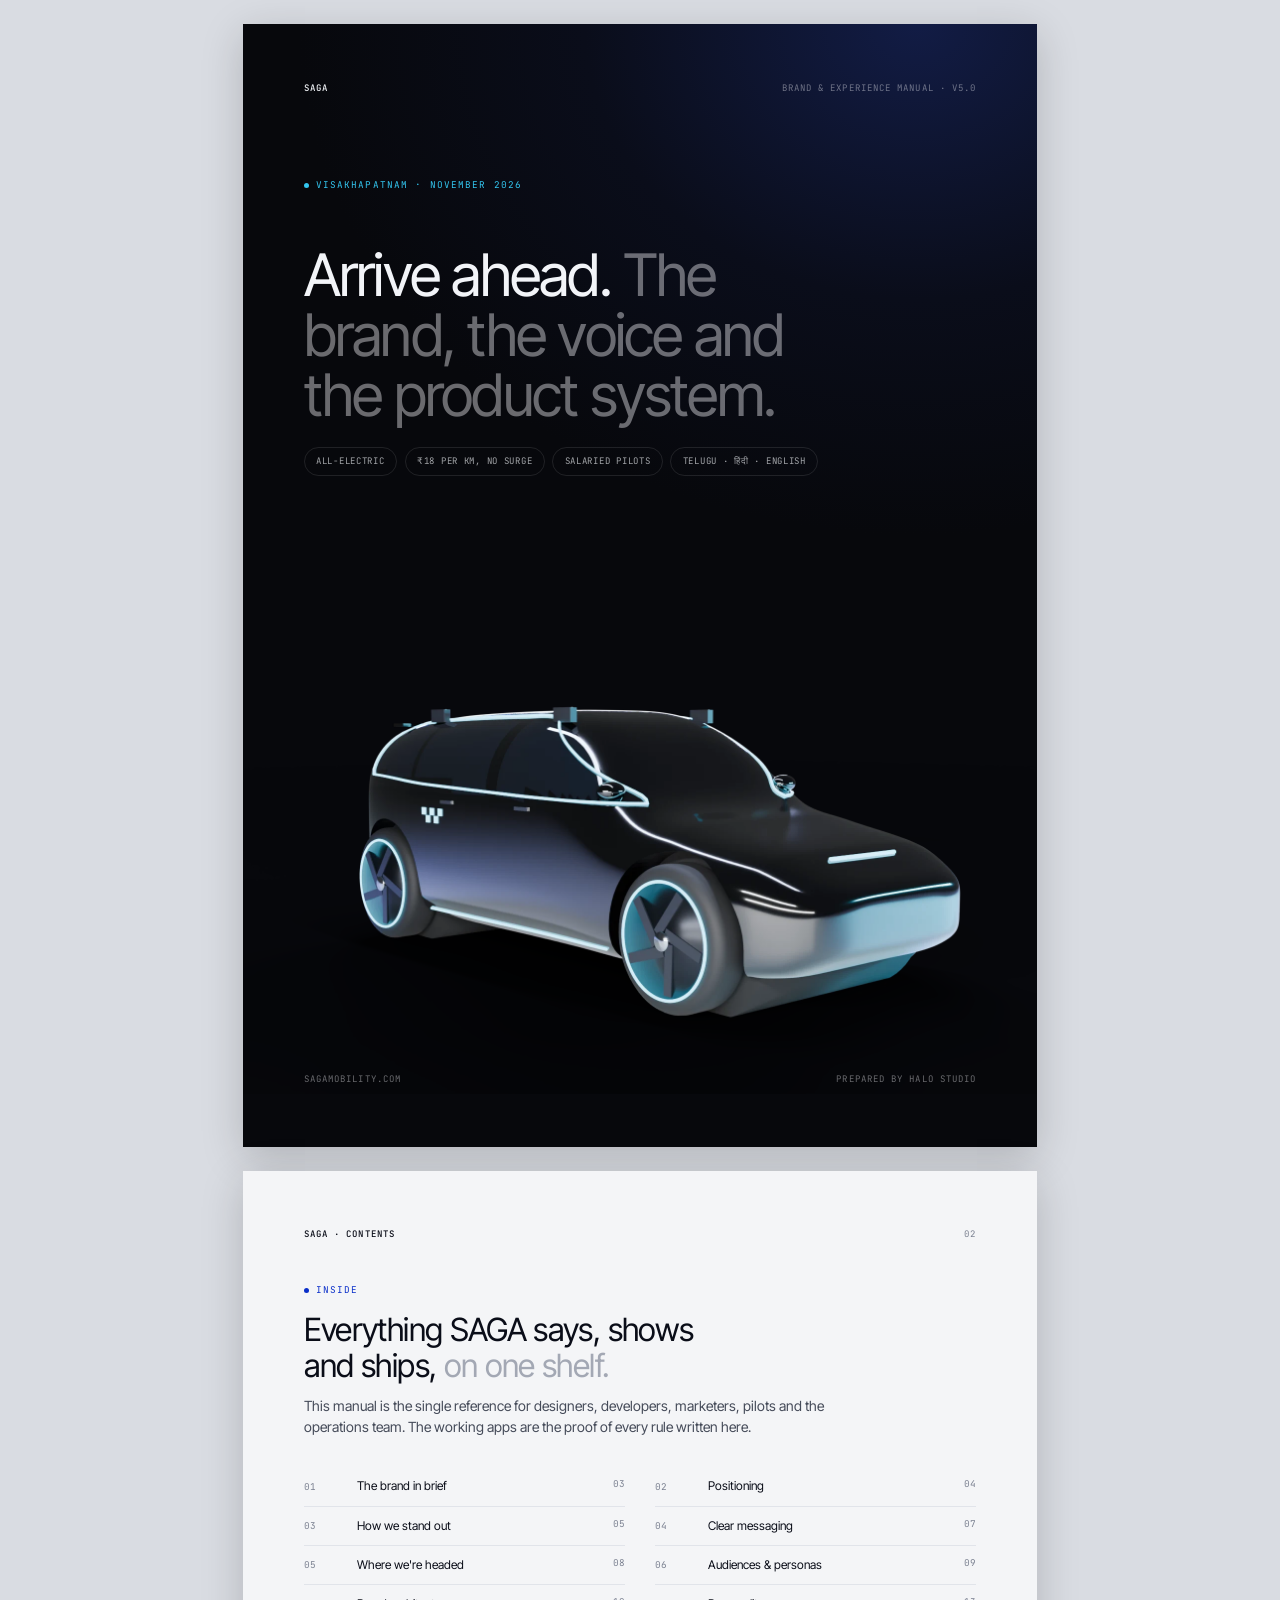
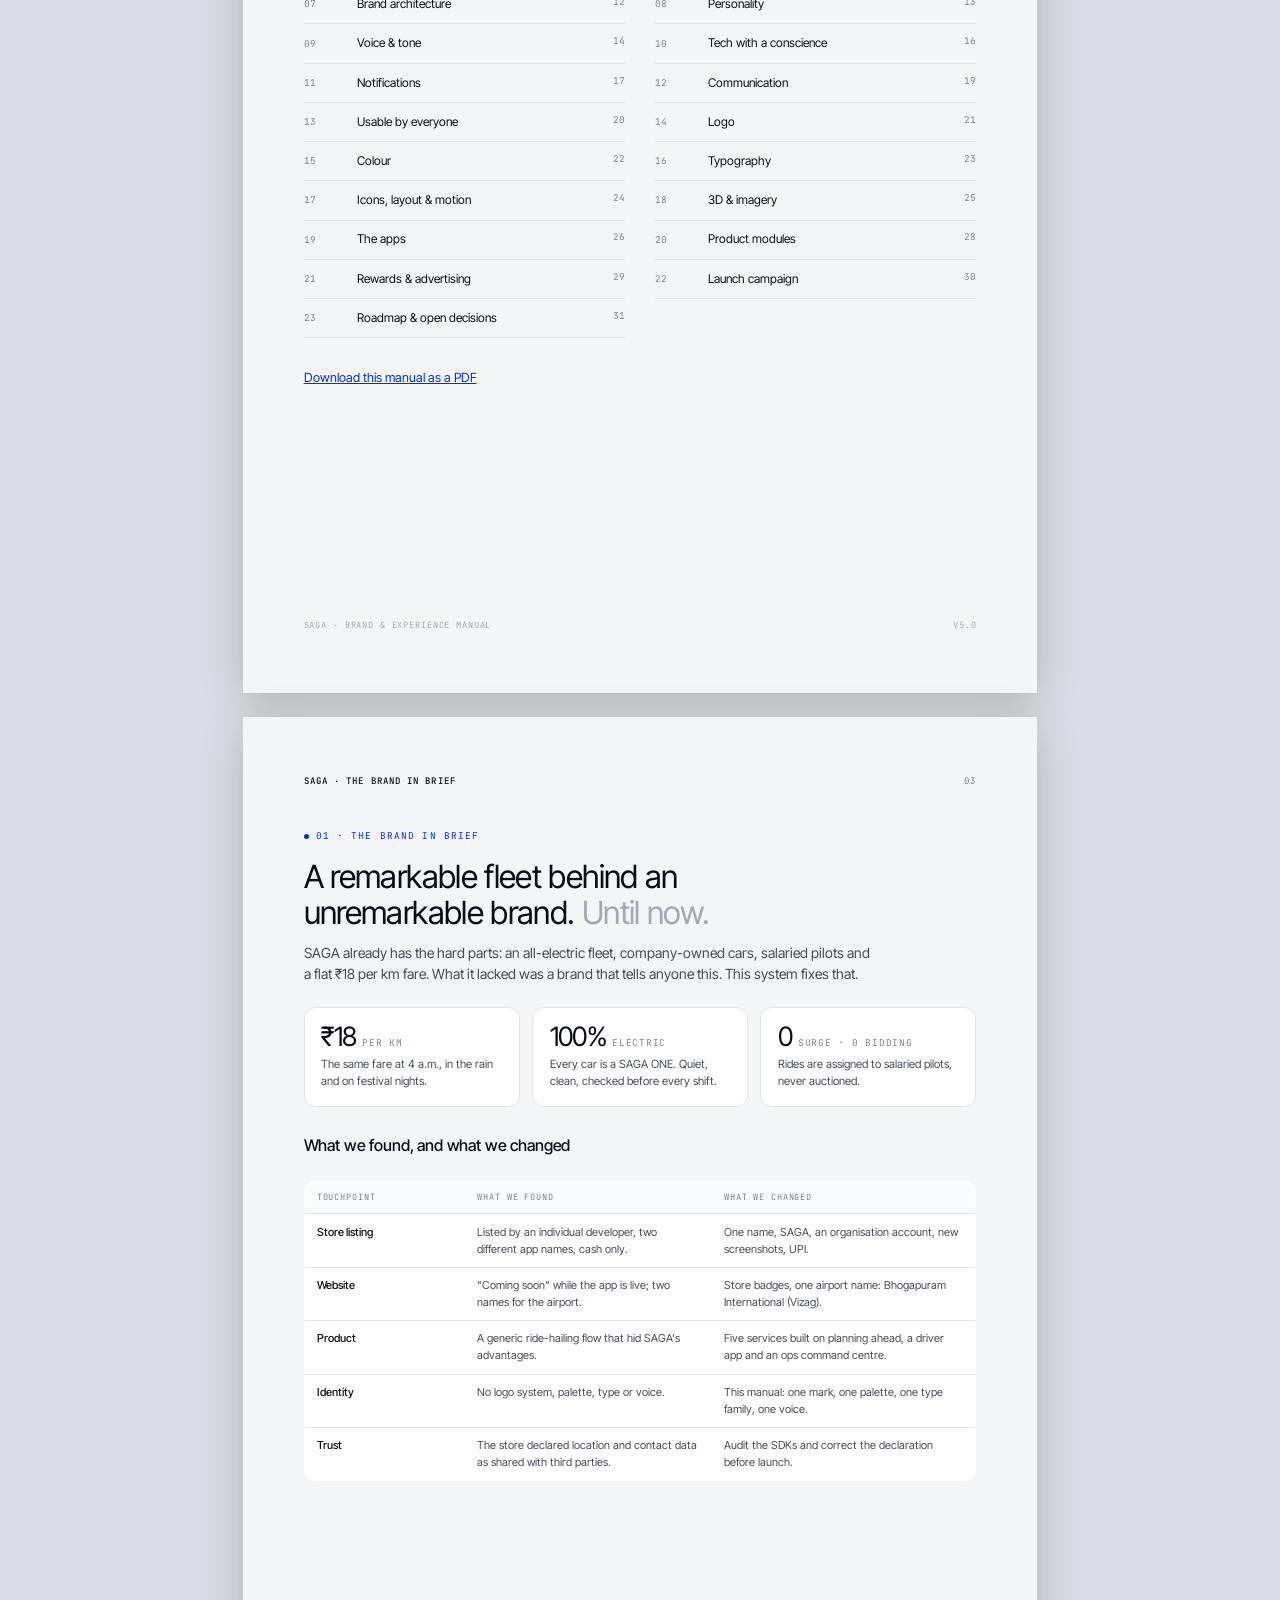
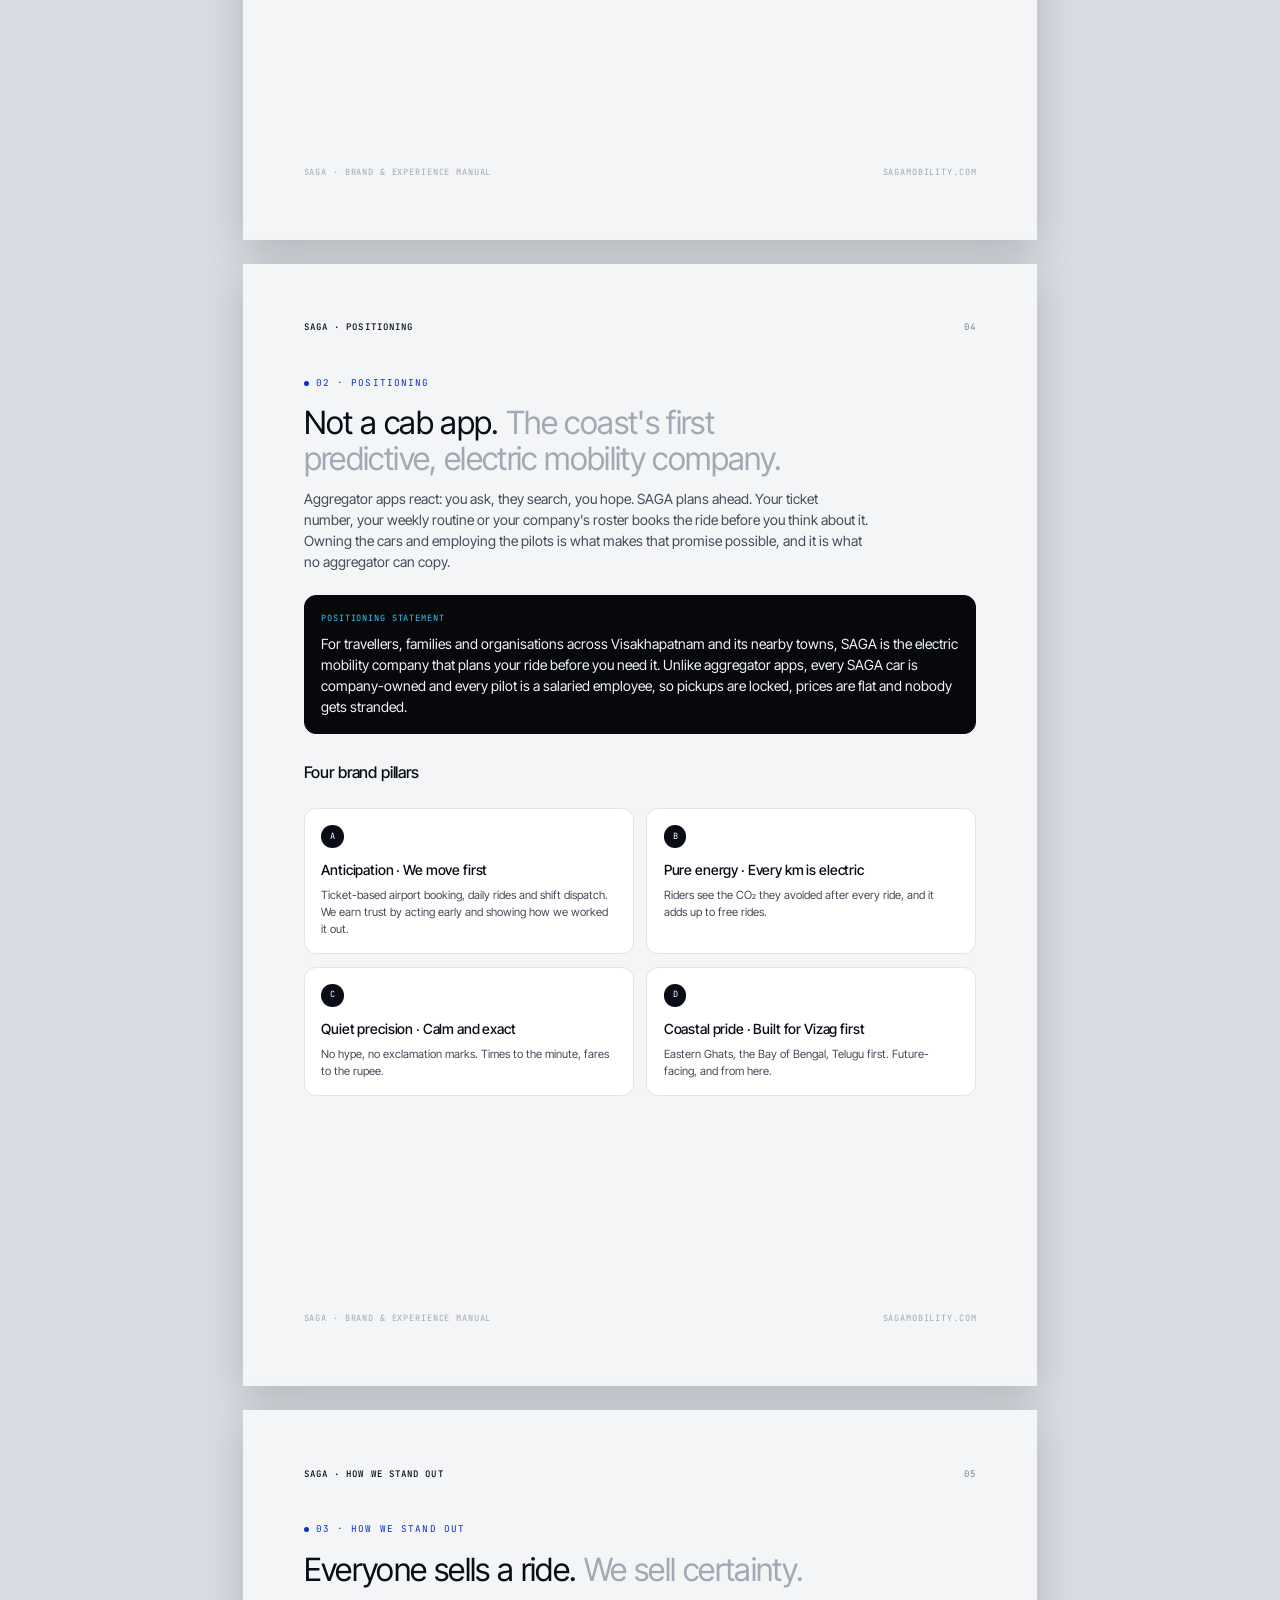
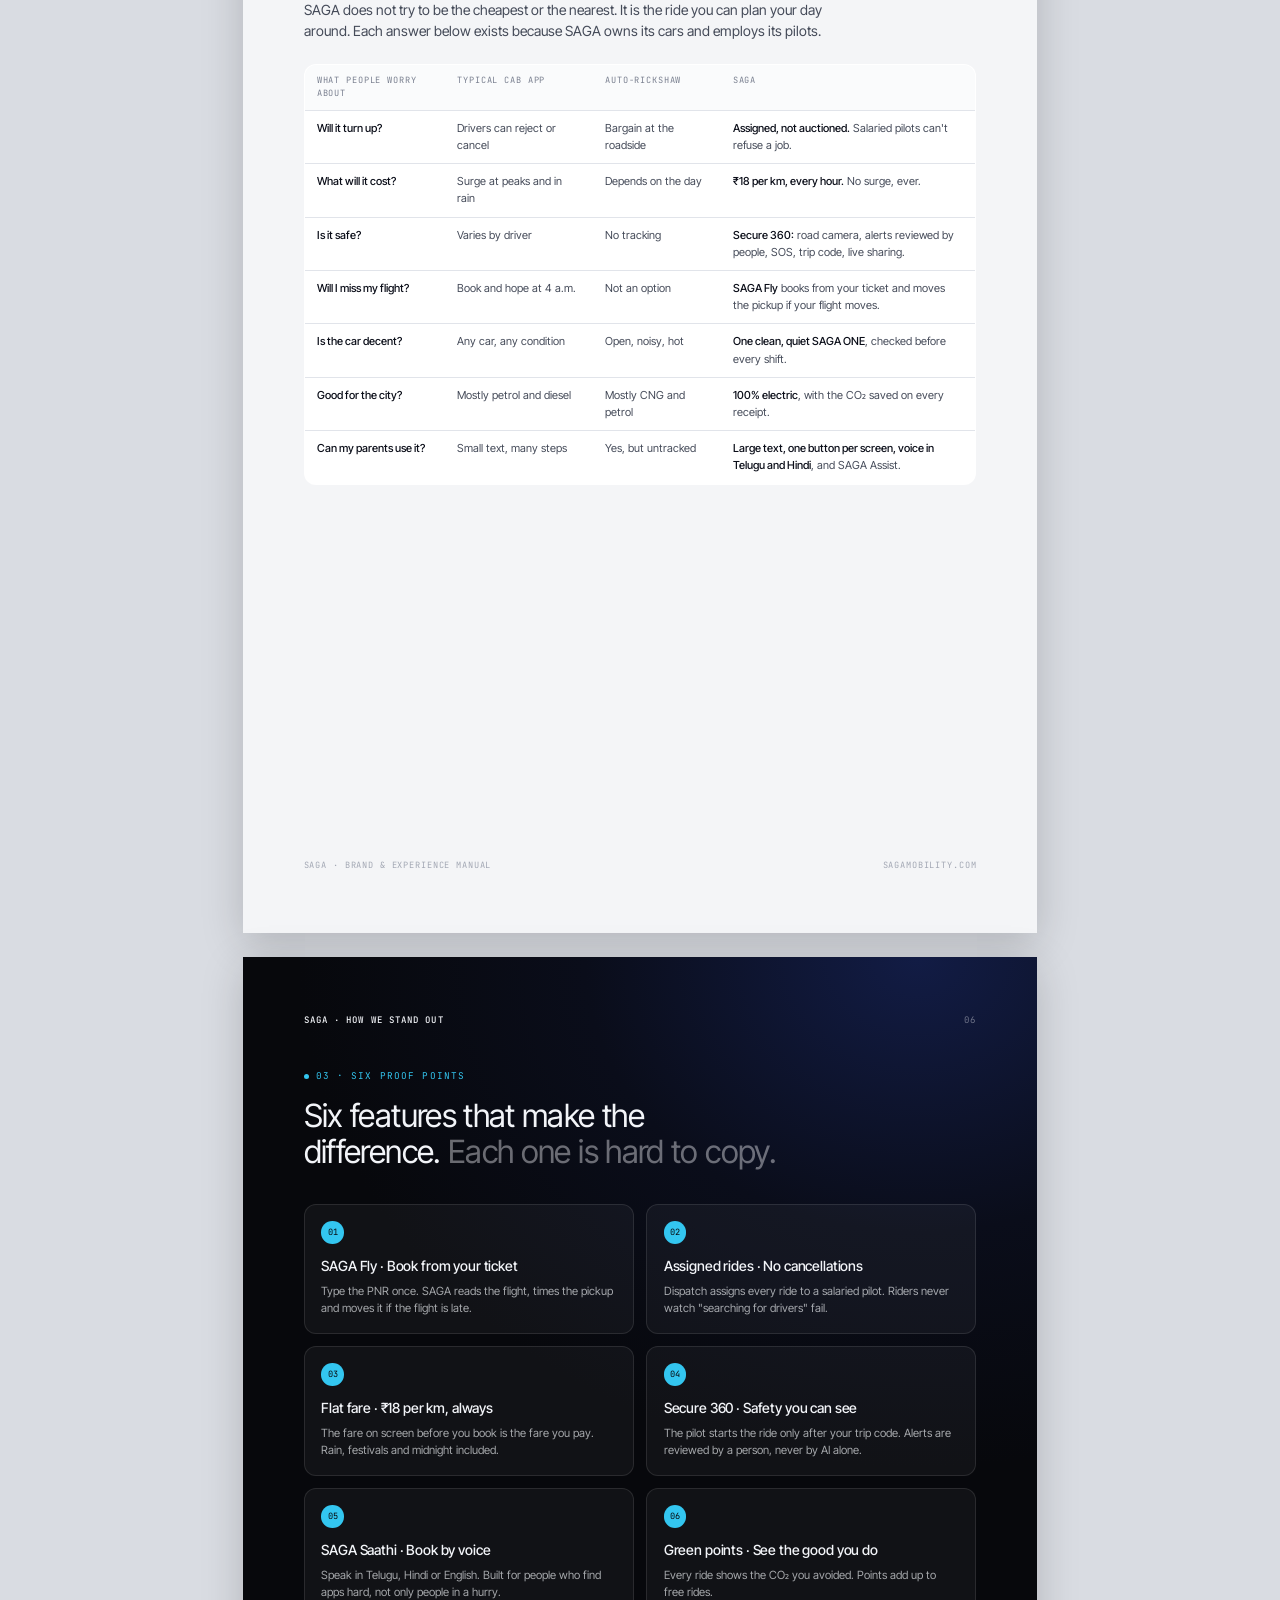
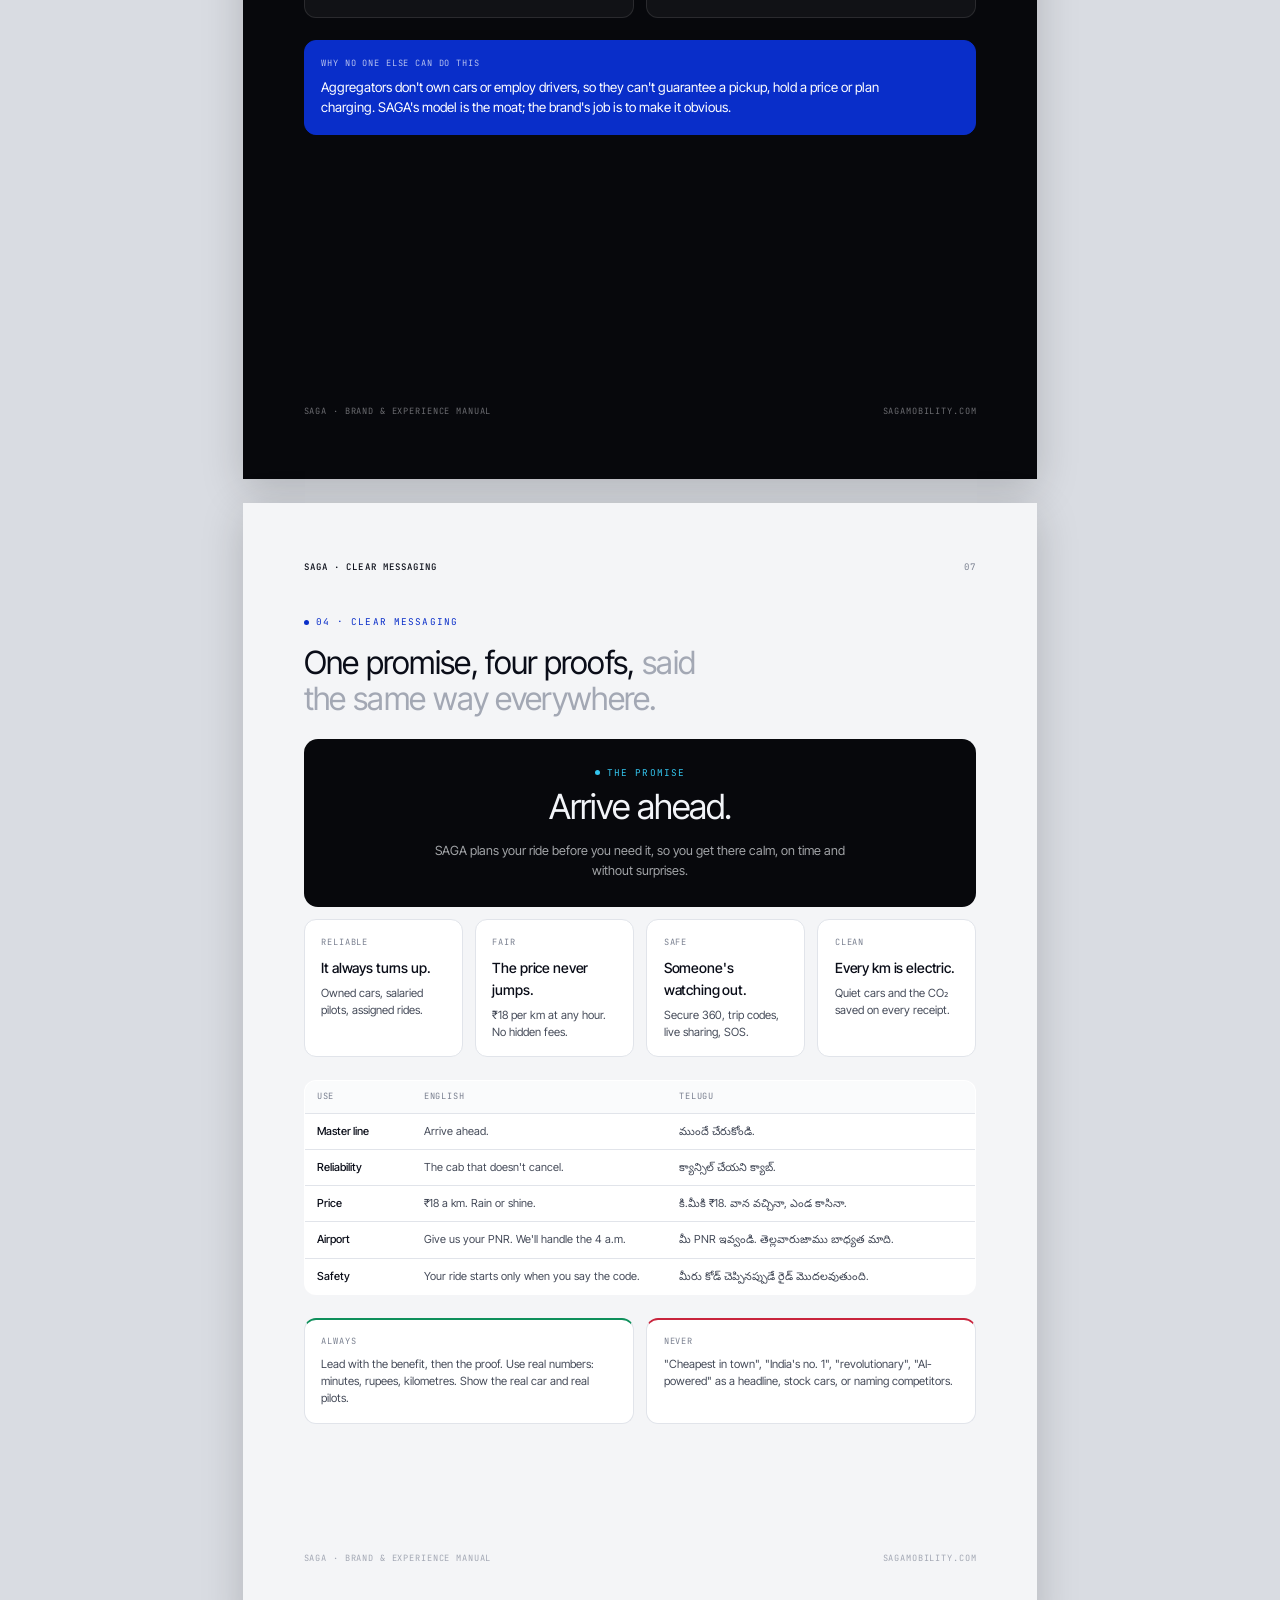
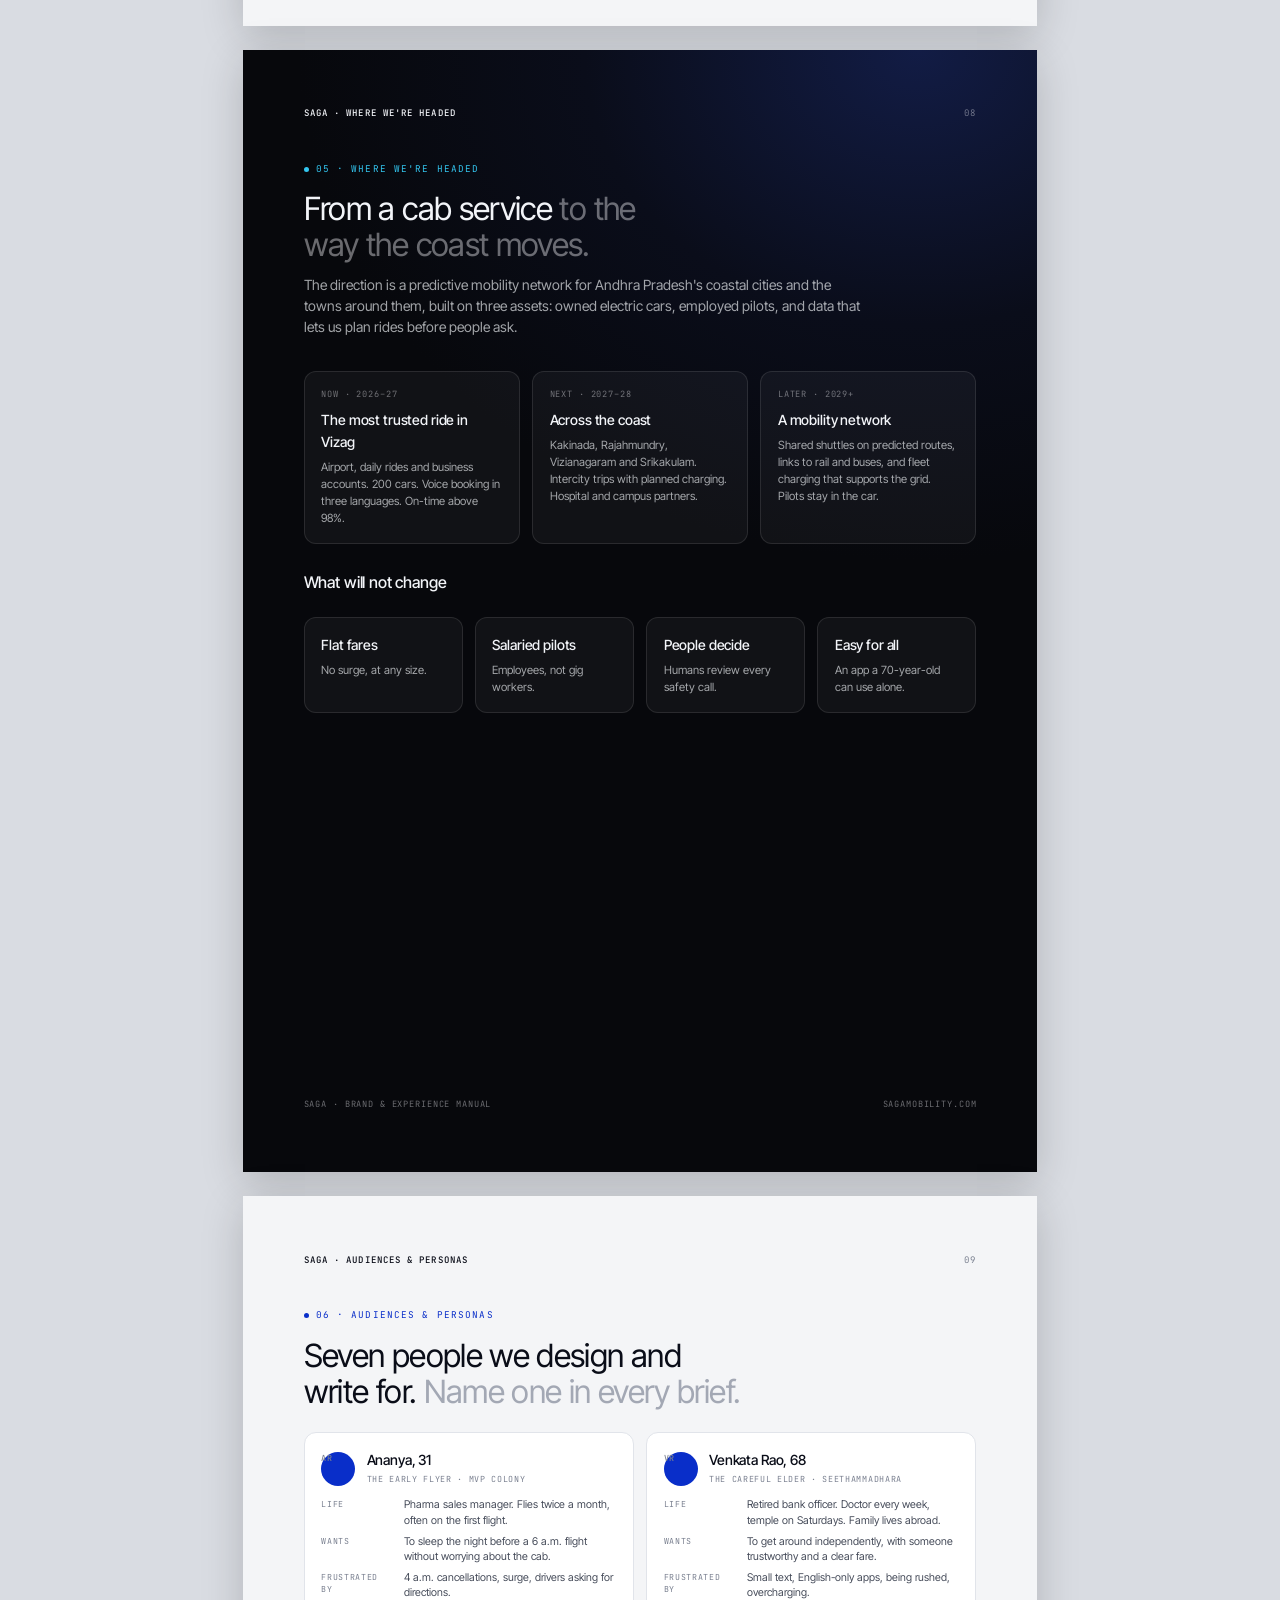
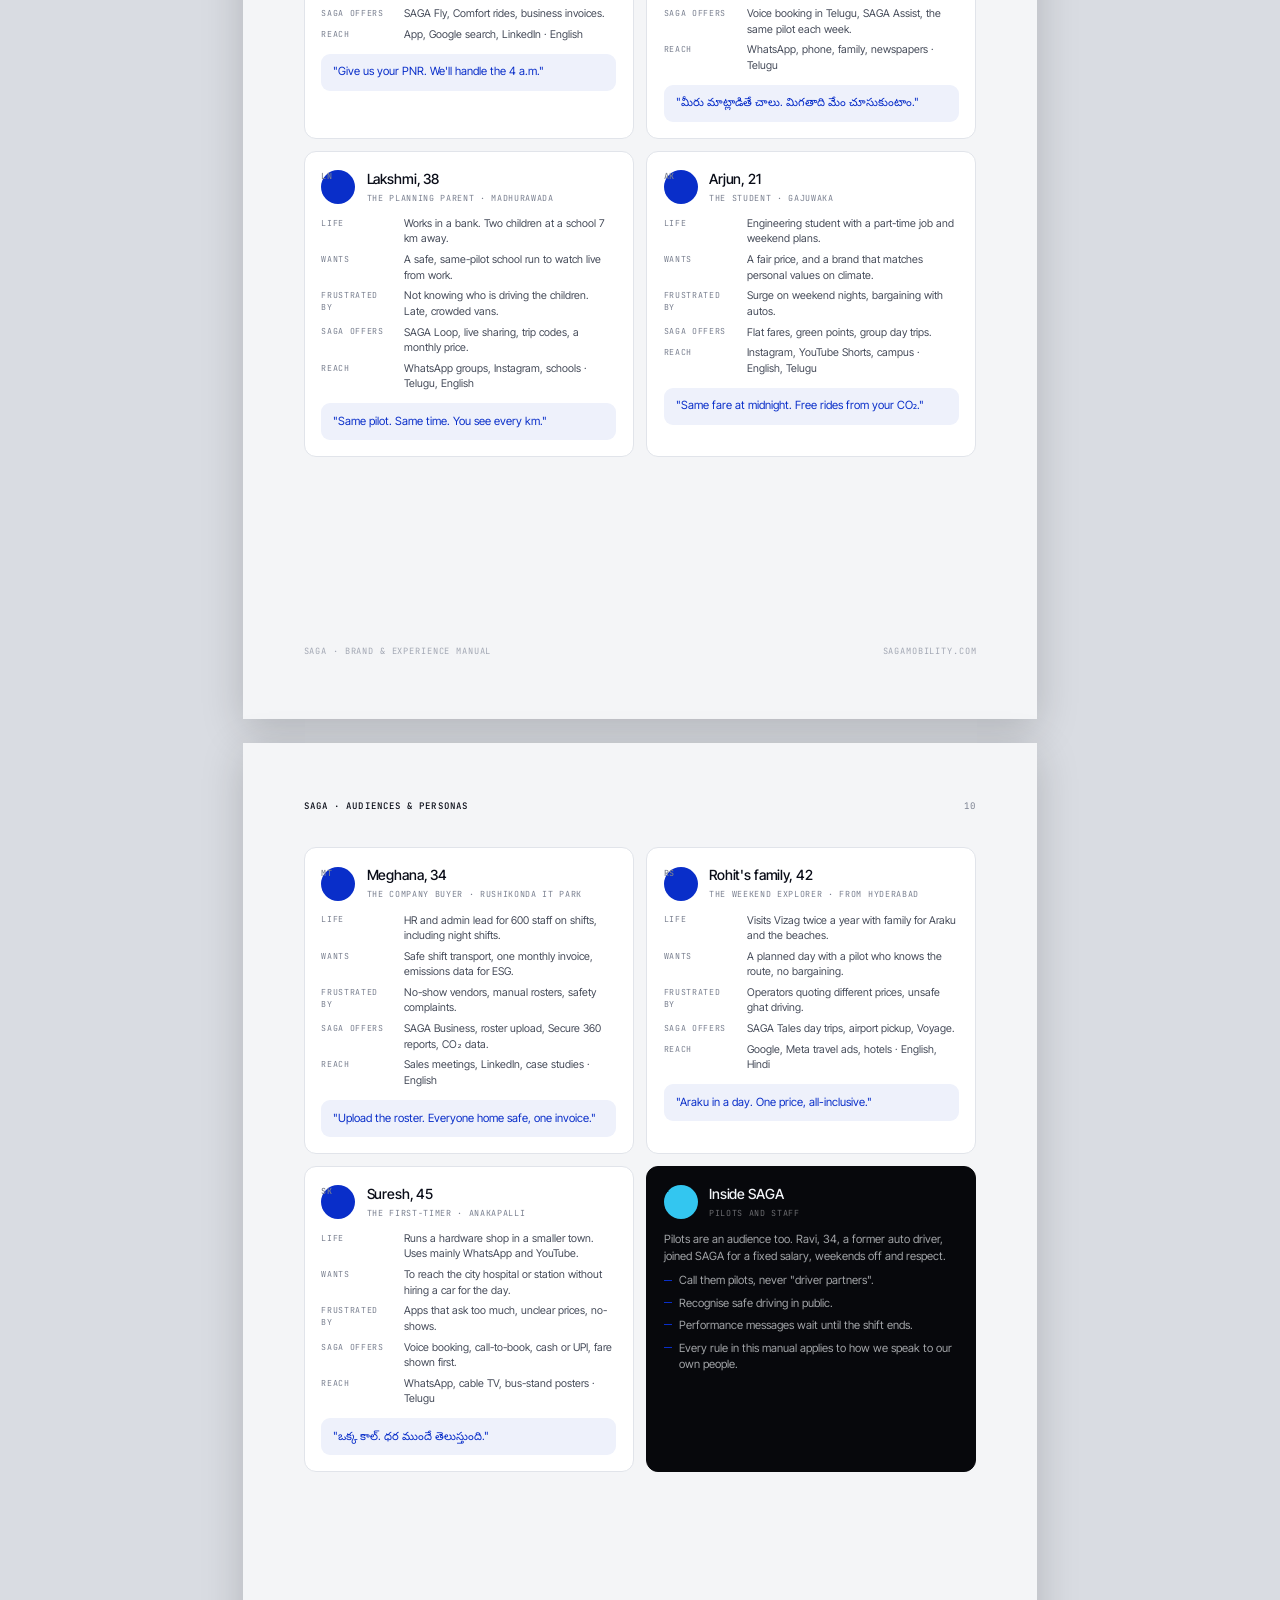
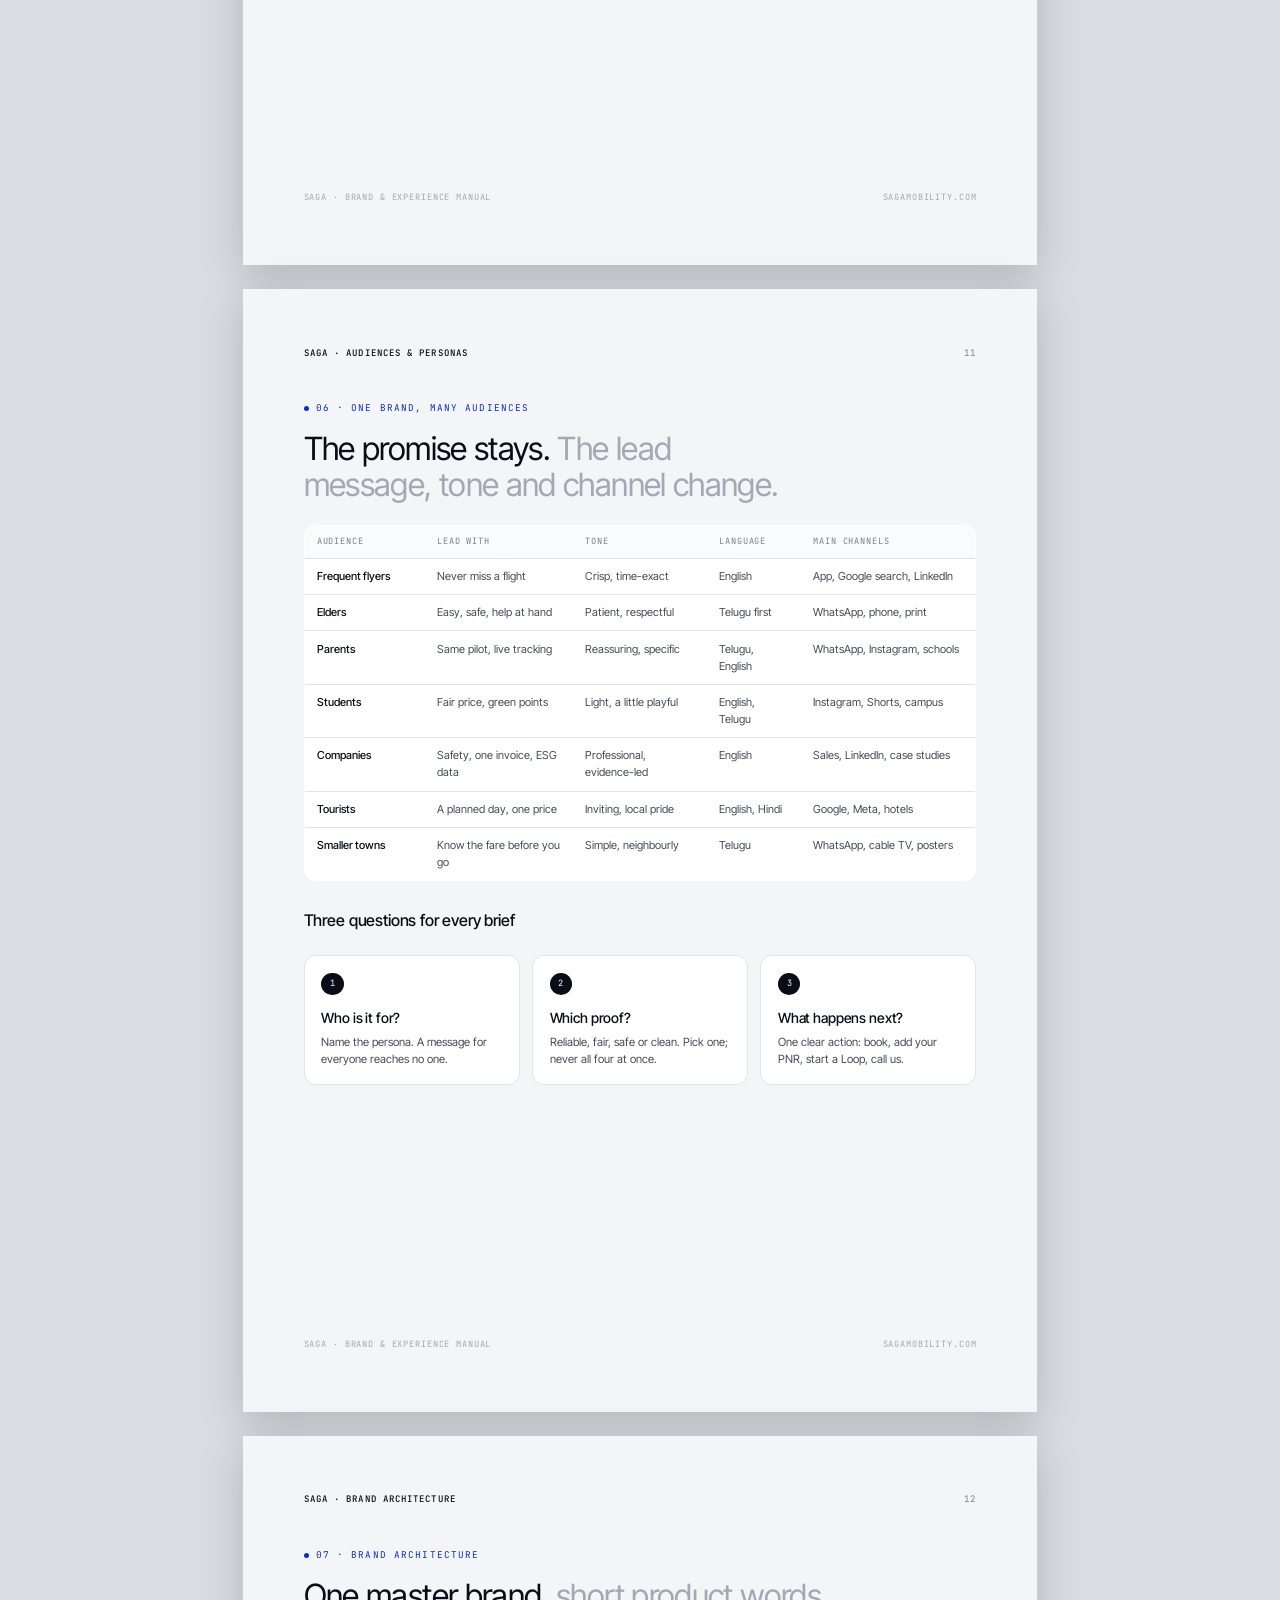
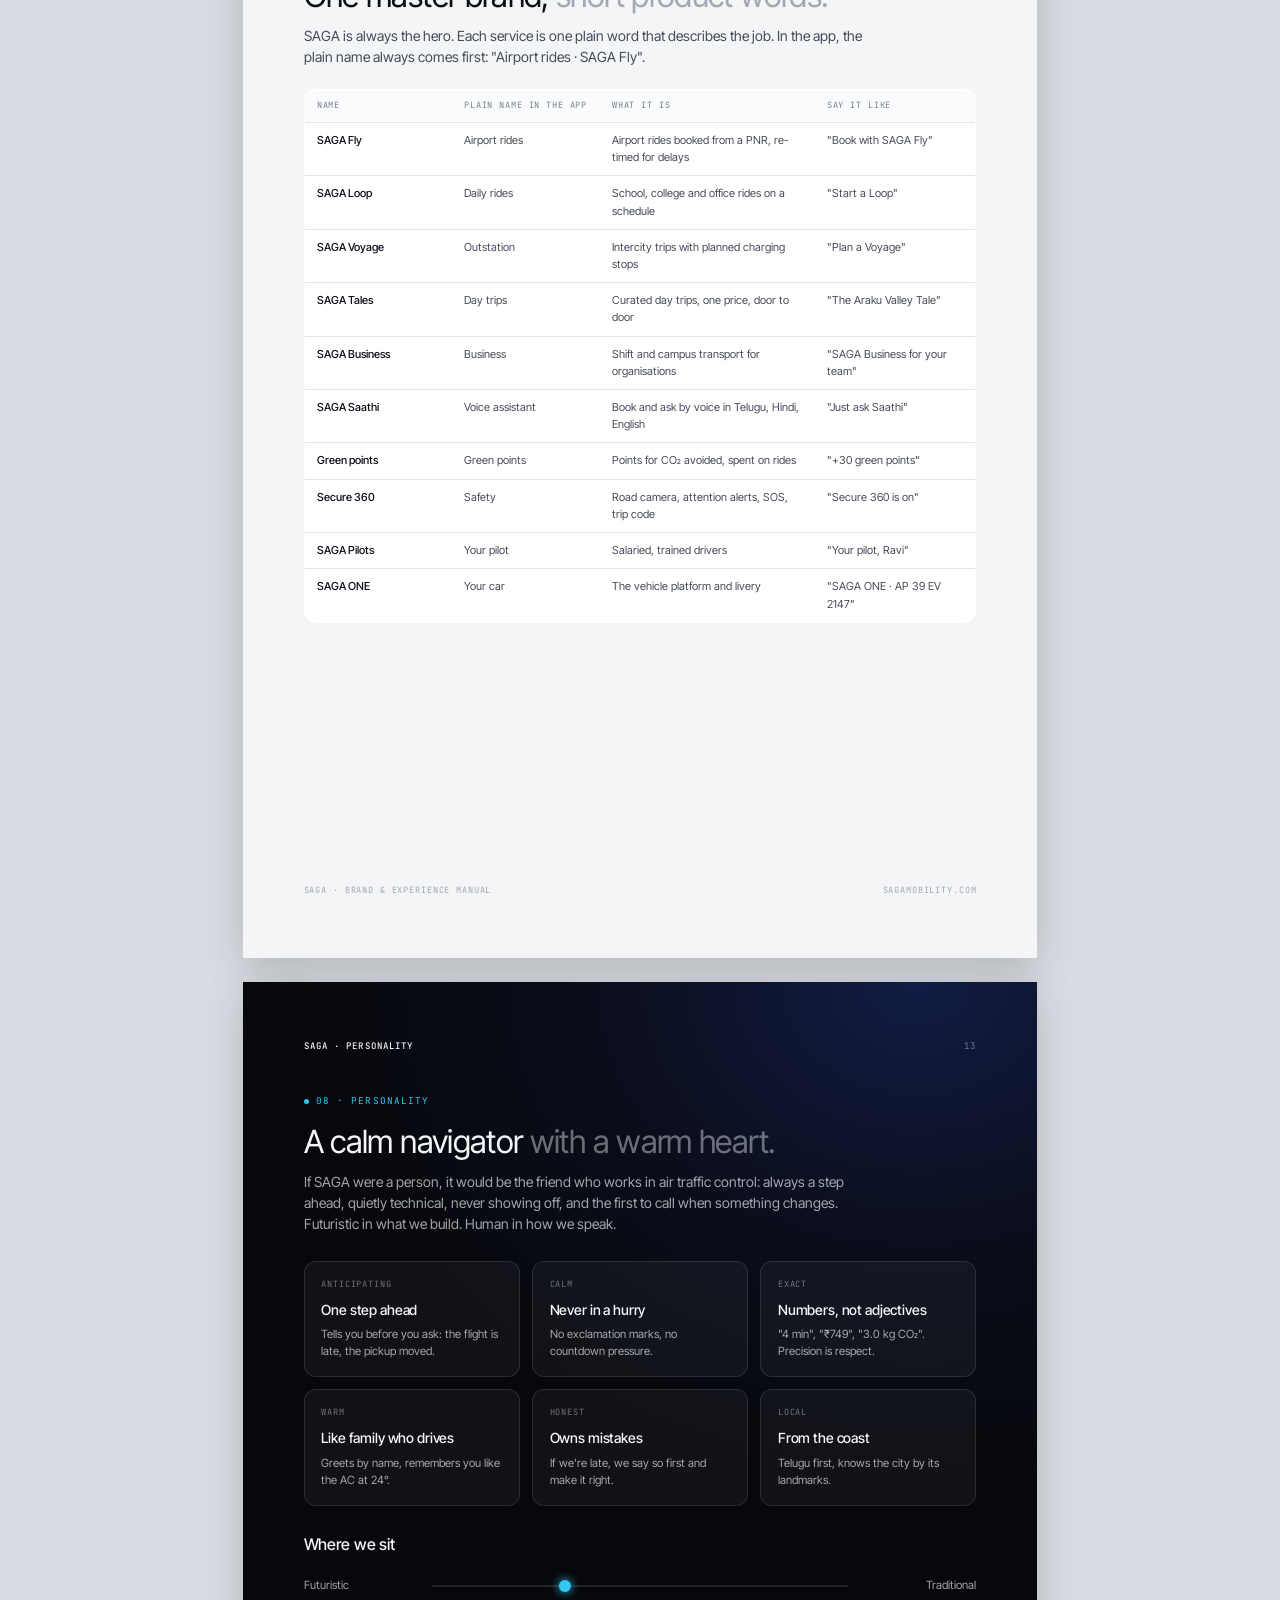
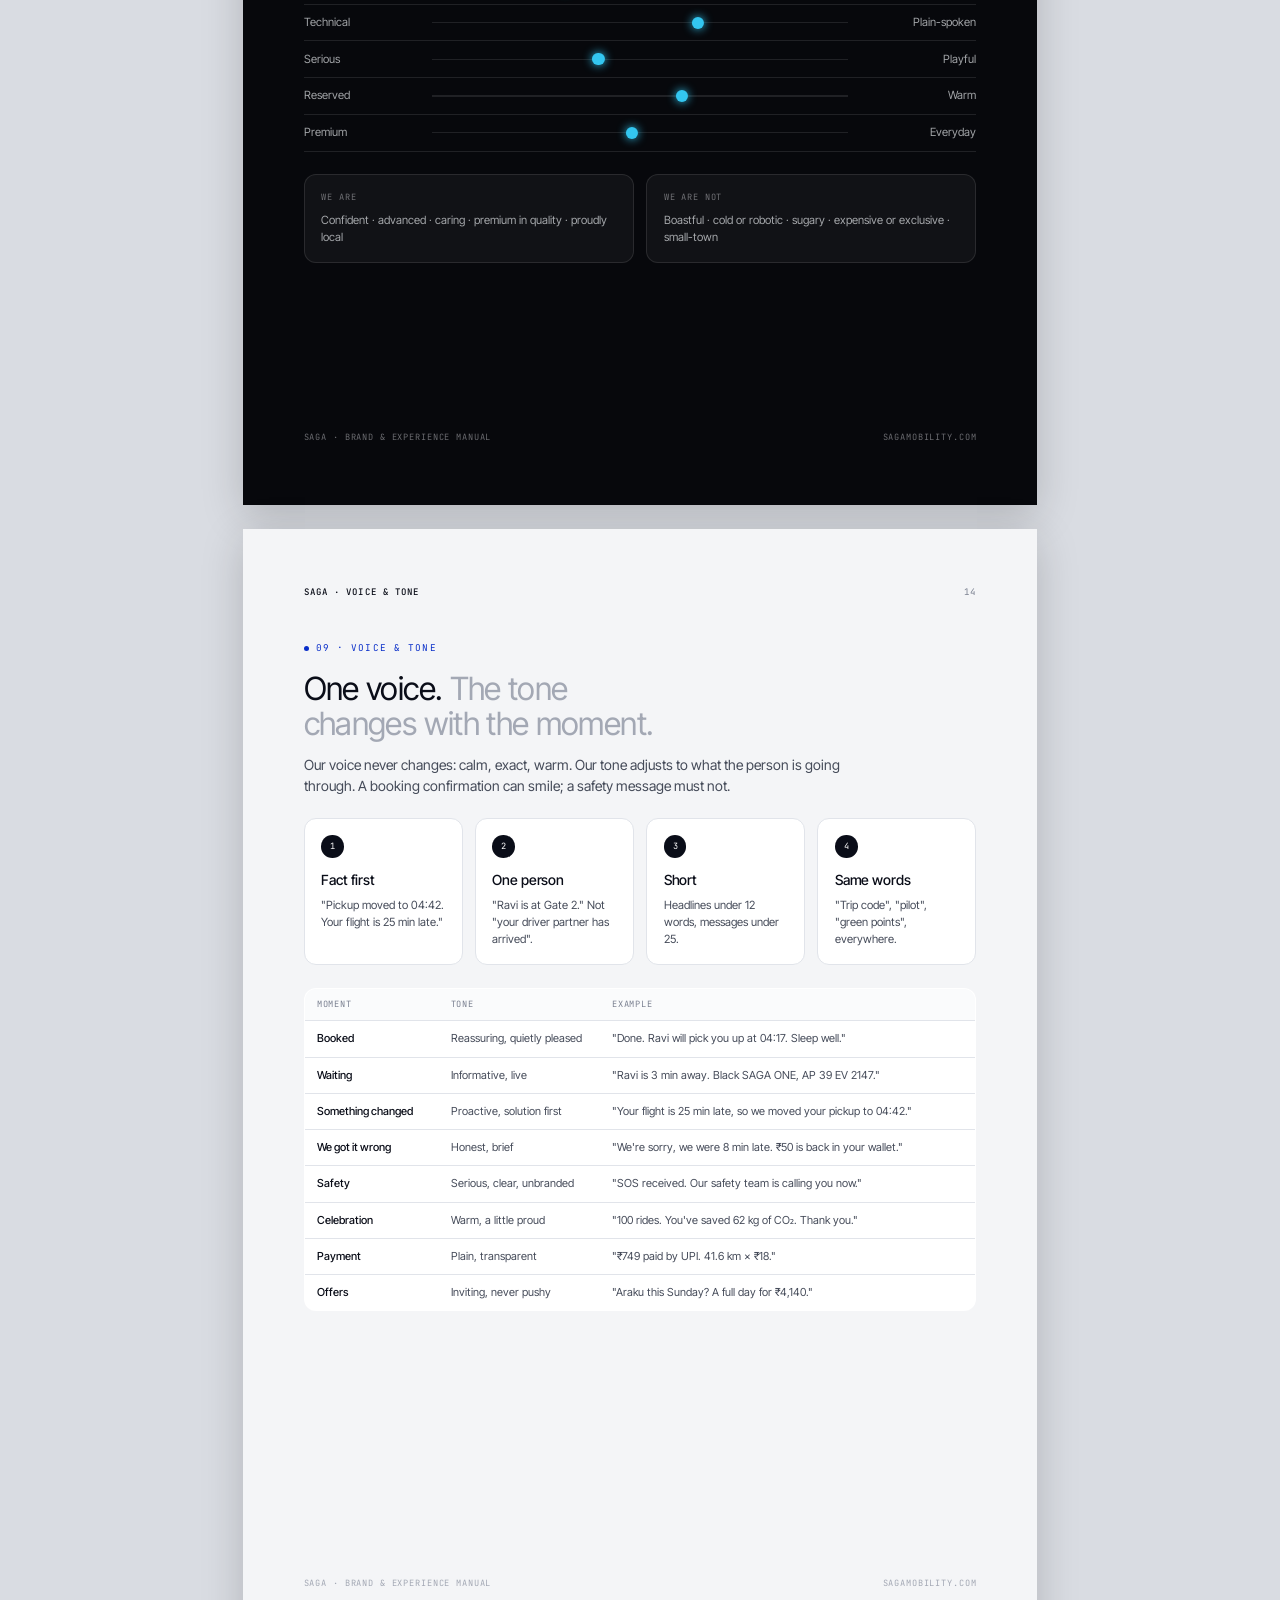
<file: saga-brand-manual.html>
<!doctype html><html lang="en"><head><meta charset="utf-8"><meta name="viewport" content="width=device-width,initial-scale=1,viewport-fit=cover"><style>html,body{margin:0;height:100%}</style></head><body>
<title>SAGA Brand Manual</title>
<meta name="claude:viewport-fit-sides" content="cover">
<link rel="stylesheet" href="assets/fonts/local.css">
<style>
/* A4 document: fixed 210 × 297 mm pages, one type family (Inter Tight) plus JetBrains Mono for labels only.
   Light pages carry reading; dark pages carry the brand moments. Same tokens as the apps. */
:root{
  --desk:#D9DCE2;
  --ink:#0A0D18; --ink2:#454B59; --ink3:#7A8090; --mute:#A3A8B4; --line:#E1E4EA; --paper:#F4F5F7; --card:#FFFFFF;
  --night:#07080C; --night2:#11141C; --nline:rgba(255,255,255,.1); --ntext:#F2F4F8; --ntext2:rgba(242,244,248,.66); --ntext3:rgba(242,244,248,.42);
  --blue:#092EC9; --blue2:#2449F0; --cyan:#33C6F0; --green:#0E8F5B; --red:#C8243C;
  --f:"Inter Tight",system-ui,-apple-system,"Segoe UI",sans-serif; --m:"JetBrains Mono",ui-monospace,Consolas,monospace; --te:"Noto Sans Telugu","Inter Tight",sans-serif;
  color-scheme:light;
}
@media (prefers-color-scheme:dark){:root:not([data-theme="light"]){--desk:#030406}}
:root[data-theme="dark"]{--desk:#030406}
*{box-sizing:border-box}
html,body{margin:0}
body{background:var(--desk);font-family:var(--f);color:var(--ink);-webkit-font-smoothing:antialiased;font-size:9.5pt;line-height:1.55}
.doc{display:flex;flex-direction:column;align-items:center;gap:24px;padding:24px 0 48px;zoom:var(--z,1)}
.page{position:relative;width:210mm;height:297mm;padding:15mm 16mm 16mm;background:var(--paper);overflow:hidden;display:flex;flex-direction:column;box-shadow:0 10px 40px rgba(0,0,0,.18)}
.page.dark{background:radial-gradient(120% 70% at 85% 0%,#121C45 0%,#0A0D1A 35%,#07080C 65%);color:var(--ntext)}
.run{display:flex;justify-content:space-between;align-items:center;font-family:var(--m);font-size:6.8pt;letter-spacing:.12em;text-transform:uppercase;color:var(--ink3)}
.dark .run{color:var(--ntext3)}
.run b{font-weight:500;color:var(--ink)}.dark .run b{color:var(--ntext)}
.foot{margin-top:auto;padding-top:8mm;display:flex;justify-content:space-between;font-family:var(--m);font-size:6.5pt;letter-spacing:.1em;text-transform:uppercase;color:var(--mute)}
.dark .foot{color:var(--ntext3)}
.body{margin-top:11mm;display:flex;flex-direction:column;min-height:0}
.eb{display:flex;align-items:center;gap:7px;font-family:var(--m);font-size:7pt;letter-spacing:.12em;text-transform:uppercase;color:var(--blue)}
.eb::before{content:"";width:5px;height:5px;border-radius:50%;background:currentColor}
.dark .eb{color:var(--cyan)}
h1,h2,h3,h4{margin:0;font-weight:400;letter-spacing:-.02em}
h2{font-size:24pt;line-height:1.12;margin-top:4mm;max-width:150mm;text-wrap:balance}
h2 span{color:var(--mute)}.dark h2 span{color:var(--ntext3)}
h3{font-size:12pt;font-weight:500;letter-spacing:-.01em;margin-top:7mm}
h4{font-size:10.5pt;font-weight:500;letter-spacing:-.01em}
p{margin:3mm 0 0;color:var(--ink2);max-width:150mm}
.dark p{color:var(--ntext2)}
.lede{font-size:10.5pt;line-height:1.5}
.g2{display:grid;grid-template-columns:repeat(2,minmax(0,1fr));gap:3.2mm;margin-top:6mm}
.g3{display:grid;grid-template-columns:repeat(3,minmax(0,1fr));gap:3.2mm;margin-top:6mm}
.g4{display:grid;grid-template-columns:repeat(4,minmax(0,1fr));gap:3.2mm;margin-top:6mm}
.c{background:var(--card);border:1px solid var(--line);border-radius:12px;padding:4.2mm 4.4mm}
.dark .c{background:rgba(255,255,255,.045);border-color:var(--nline)}
.c p{font-size:8.5pt;line-height:1.5;margin-top:1.6mm}
.c .lb{font-family:var(--m);font-size:6.5pt;letter-spacing:.1em;text-transform:uppercase;color:var(--ink3);margin-bottom:2mm}
.dark .c .lb{color:var(--ntext3)}
.n{display:inline-grid;place-items:center;width:6mm;height:6mm;border-radius:50%;background:var(--ink);color:#fff;font-family:var(--m);font-size:6.5pt;margin-bottom:3mm}
.dark .n{background:var(--cyan);color:var(--night)}
.c.ink{background:var(--night);border-color:var(--night);color:var(--ntext)}
.c.ink p{color:var(--ntext2)}.c.ink .lb{color:var(--cyan)}
.c.blue{background:var(--blue);border-color:var(--blue);color:#fff}
.c.blue p{color:rgba(255,255,255,.82)}.c.blue .lb{color:rgba(255,255,255,.7)}
.stat b{display:block;font-size:20pt;font-weight:400;letter-spacing:-.02em;line-height:1}
.stat b small{font-family:var(--m);font-size:7pt;letter-spacing:.08em;color:var(--ink3);margin-left:1.5mm}
.dark .stat b small{color:var(--ntext3)}
table{width:100%;border-collapse:collapse;font-size:8.3pt;margin-top:6mm;background:var(--card);border-radius:12px;overflow:hidden;border:1px solid var(--line)}
.dark table{background:rgba(255,255,255,.04);border-color:var(--nline)}
th,td{text-align:left;padding:2.4mm 3.2mm;vertical-align:top;border-bottom:1px solid var(--line)}
.dark th,.dark td{border-color:var(--nline)}
tr:last-child td{border-bottom:0}
th{font-family:var(--m);font-weight:400;font-size:6.5pt;letter-spacing:.1em;text-transform:uppercase;color:var(--ink3);background:#FAFBFC}
.dark th{background:transparent;color:var(--ntext3)}
td{color:var(--ink2)}.dark td{color:var(--ntext2)}
td b{color:var(--ink);font-weight:500}.dark td b{color:var(--ntext)}
td.te,.te{font-family:var(--te)}
ul.l{list-style:none;margin:2mm 0 0;padding:0;display:grid;gap:1.6mm;font-size:8.5pt;color:var(--ink2)}
.dark ul.l{color:var(--ntext2)}
ul.l li{position:relative;padding-left:4mm;line-height:1.45}
ul.l li::before{content:"";position:absolute;left:0;top:.62em;width:2.2mm;height:1px;background:var(--blue)}
.dark ul.l li::before{background:var(--cyan)}
.do{border-top:2px solid var(--green)}.dont{border-top:2px solid var(--red)}
.say{margin-top:3mm;padding:2.6mm 3.2mm;border-radius:9px;background:#EEF1FB;color:var(--blue);font-size:8.5pt}
.mono{font-family:var(--m)}
/* cover */
.cover{padding:0}
.cover .art{position:absolute;left:0;right:0;bottom:14mm;height:150mm;background:url(assets/car3_front_dark.webp) 55% 100%/contain no-repeat}

.cover .in{position:relative;z-index:1;height:100%;padding:15mm 16mm 16mm;display:flex;flex-direction:column}
.cover h1{font-size:44pt;line-height:1.02;letter-spacing:-.03em;margin-top:14mm;max-width:150mm}
.cover h1 span{color:var(--ntext3)}
.tags{display:flex;gap:2mm;flex-wrap:wrap;margin-top:6mm}
.tags span{font-family:var(--m);font-size:6.8pt;letter-spacing:.08em;text-transform:uppercase;padding:1.6mm 3mm;border-radius:99px;border:1px solid var(--nline);color:var(--ntext2)}
/* contents */
.toc{margin-top:8mm;display:grid;grid-template-columns:repeat(2,minmax(0,1fr));gap:0 8mm}
.toc a{display:grid;grid-template-columns:12mm minmax(0,1fr) auto;gap:2mm;padding:2.6mm 0;border-bottom:1px solid var(--line);text-decoration:none;color:var(--ink);font-size:9pt}
.toc a i{font-style:normal;font-family:var(--m);font-size:7pt;color:var(--ink3);padding-top:.6mm}
.toc a em{font-style:normal;font-family:var(--m);font-size:7pt;color:var(--ink3)}
/* house */
.roof{margin-top:6mm;padding:7mm;border-radius:14px;background:var(--night);color:var(--ntext);text-align:center}
.roof b{display:block;font-weight:400;font-size:26pt;letter-spacing:-.025em}
.roof p{color:var(--ntext2);margin:2mm auto 0;max-width:120mm}
/* trait spectrum */
.spec{display:grid;grid-template-columns:30mm minmax(0,1fr) 30mm;gap:4mm;align-items:center;padding:2.4mm 0;border-bottom:1px solid var(--nline);font-size:8.5pt;color:var(--ntext2)}
.spec span:last-child{text-align:right}
.spec .tr{position:relative;height:1.4px;background:var(--nline)}
.spec .tr i{position:absolute;top:50%;width:3.2mm;height:3.2mm;border-radius:50%;background:var(--cyan);transform:translate(-50%,-50%);box-shadow:0 0 10px var(--cyan)}
/* notifications */
.nt{background:var(--card);border:1px solid var(--line);border-radius:14px;padding:3.6mm 4mm}
.nt .ap{display:flex;align-items:center;gap:2mm;font-family:var(--m);font-size:6.3pt;letter-spacing:.08em;color:var(--ink3)}
.nt .ap i{width:4mm;height:4mm;border-radius:1.2mm;background:var(--blue)}
.nt b{display:block;margin-top:2mm;font-weight:500;font-size:9.5pt}
.nt p{font-size:8.3pt;margin-top:1mm}
.nt .te{font-size:8pt;color:var(--ink3);margin-top:1.6mm}
.nt .w{margin-top:2mm;font-family:var(--m);font-size:6.3pt;letter-spacing:.08em;color:var(--blue)}
.nt.sos{border-color:rgba(200,36,60,.4)}.nt.sos .ap i{background:var(--red)}.nt.sos .w{color:var(--red)}
/* personas */
.pe{display:flex;flex-direction:column}
.pe .who{display:flex;gap:3mm;align-items:center}
.pe .av{width:9mm;height:9mm;border-radius:50%;display:grid;place-items:center;background:var(--blue);color:#fff;font-size:8pt;font-weight:500;flex:none}
.pe .who span{display:block;font-family:var(--m);font-size:6.3pt;letter-spacing:.08em;text-transform:uppercase;color:var(--ink3);margin-top:.6mm}
.pe dl{display:grid;grid-template-columns:19mm minmax(0,1fr);gap:1.4mm 3mm;margin:3mm 0 0;font-size:8pt;line-height:1.45}
.pe dt{font-family:var(--m);font-size:6.2pt;letter-spacing:.08em;text-transform:uppercase;color:var(--ink3);padding-top:.5mm}
.pe dd{margin:0;color:var(--ink2)}
/* logo, colour, type */
.mark{display:grid;place-items:center;border-radius:14px;min-height:62mm;position:relative}
.mark .lb{position:absolute;left:4mm;top:3.4mm}
.sw{border-radius:12px;overflow:hidden;border:1px solid var(--line);background:var(--card)}
.sw .cl{height:22mm}
.sw .t{padding:2.6mm 3.2mm}
.sw .t b{display:block;font-weight:500;font-size:9pt}
.sw .t span{font-family:var(--m);font-size:6.8pt;color:var(--ink3)}
.ratio{display:flex;height:6mm;border-radius:99px;overflow:hidden;margin-top:6mm;border:1px solid var(--line)}
.ts{display:grid;grid-template-columns:34mm minmax(0,1fr);gap:4mm;align-items:baseline;padding:3mm 0;border-bottom:1px solid var(--line)}
.ts .lb{font-family:var(--m);font-size:6.5pt;letter-spacing:.08em;text-transform:uppercase;color:var(--ink3)}
/* imagery */
.shot{border-radius:12px;overflow:hidden;background:#000;border:1px solid var(--nline)}
.shot img{display:block;width:100%;height:100%;object-fit:cover}
.phone{border-radius:7mm;padding:1.4mm;background:#000;box-shadow:0 0 0 1px rgba(255,255,255,.12)}
.phone .sc{aspect-ratio:392/846;overflow:hidden;border-radius:5.8mm}.phone img{display:block;width:127.55%;max-width:none}
.cap{font-family:var(--m);font-size:6.3pt;letter-spacing:.08em;text-transform:uppercase;color:var(--ntext3);text-align:center;margin-top:2.4mm}
.render{border-radius:12px;background:#ECEEF2;display:grid;place-items:center;overflow:hidden}
.render img{width:100%;display:block}
.noprint{}
@media print{
  @page{size:A4;margin:0}
  body{background:none;-webkit-print-color-adjust:exact;print-color-adjust:exact}
  .doc{display:block;padding:0;gap:0;zoom:1!important}
  .page{box-shadow:none;break-after:page}
  .noprint{display:none!important}
}
@media screen and (max-width:860px){.doc{padding:12px 0 32px;gap:12px}}
</style>

<div class="doc" id="doc">

<!-- 1 COVER -->
<section class="page dark cover">
  <div class="art" role="img" aria-label="The SAGA ONE electric car in a dark studio"></div>
  <div class="in">
    <div class="run"><b>SAGA</b><span>Brand &amp; experience manual · v5.0</span></div>
    <div class="eb" style="margin-top:22mm">Visakhapatnam · November 2026</div>
    <h1>Arrive ahead. <span>The brand, the voice and the product system.</span></h1>
    <div class="tags"><span>All-electric</span><span>₹18 per km, no surge</span><span>Salaried pilots</span><span>Telugu · हिंदी · English</span></div>
    <div style="margin-top:auto" class="run"><span>sagamobility.com</span><span>Prepared by HALO Studio</span></div>
  </div>
</section>

<!-- 2 CONTENTS -->
<section class="page">
  <div class="run"><b>SAGA · Contents</b><span>02</span></div>
  <div class="body">
    <div class="eb">Inside</div>
    <h2>Everything SAGA says, shows and ships, <span>on one shelf.</span></h2>
    <p class="lede">This manual is the single reference for designers, developers, marketers, pilots and the operations team. The working apps are the proof of every rule written here.</p>
    <div class="toc">
      <a href="#p3"><i>01</i>The brand in brief<em>03</em></a>
      <a href="#p4"><i>02</i>Positioning<em>04</em></a>
      <a href="#p5"><i>03</i>How we stand out<em>05</em></a>
      <a href="#p7"><i>04</i>Clear messaging<em>07</em></a>
      <a href="#p8"><i>05</i>Where we're headed<em>08</em></a>
      <a href="#p9"><i>06</i>Audiences &amp; personas<em>09</em></a>
      <a href="#p12"><i>07</i>Brand architecture<em>12</em></a>
      <a href="#p13"><i>08</i>Personality<em>13</em></a>
      <a href="#p14"><i>09</i>Voice &amp; tone<em>14</em></a>
      <a href="#p16"><i>10</i>Tech with a conscience<em>16</em></a>
      <a href="#p17"><i>11</i>Notifications<em>17</em></a>
      <a href="#p19"><i>12</i>Communication<em>19</em></a>
      <a href="#p20"><i>13</i>Usable by everyone<em>20</em></a>
      <a href="#p21"><i>14</i>Logo<em>21</em></a>
      <a href="#p22"><i>15</i>Colour<em>22</em></a>
      <a href="#p23"><i>16</i>Typography<em>23</em></a>
      <a href="#p24"><i>17</i>Icons, layout &amp; motion<em>24</em></a>
      <a href="#p25"><i>18</i>3D &amp; imagery<em>25</em></a>
      <a href="#p26"><i>19</i>The apps<em>26</em></a>
      <a href="#p28"><i>20</i>Product modules<em>28</em></a>
      <a href="#p29"><i>21</i>Rewards &amp; advertising<em>29</em></a>
      <a href="#p30"><i>22</i>Launch campaign<em>30</em></a>
      <a href="#p31"><i>23</i>Roadmap &amp; open decisions<em>31</em></a>
    </div>
    <p class="noprint" style="margin-top:8mm"><a href="SAGA-Brand-Manual.pdf" download style="color:var(--blue)">Download this manual as a PDF</a></p>
  </div>
  <div class="foot"><span>SAGA · Brand &amp; experience manual</span><span>v5.0</span></div>
</section>

<!-- 3 BRIEF -->
<section class="page" id="p3">
  <div class="run"><b>SAGA · The brand in brief</b><span>03</span></div>
  <div class="body">
    <div class="eb">01 · The brand in brief</div>
    <h2>A remarkable fleet behind an unremarkable brand. <span>Until now.</span></h2>
    <p class="lede">SAGA already has the hard parts: an all-electric fleet, company-owned cars, salaried pilots and a flat ₹18 per km fare. What it lacked was a brand that tells anyone this. This system fixes that.</p>
    <div class="g3">
      <div class="c stat"><b>₹18<small>PER KM</small></b><p>The same fare at 4 a.m., in the rain and on festival nights.</p></div>
      <div class="c stat"><b>100%<small>ELECTRIC</small></b><p>Every car is a SAGA ONE. Quiet, clean, checked before every shift.</p></div>
      <div class="c stat"><b>0<small>SURGE · 0 BIDDING</small></b><p>Rides are assigned to salaried pilots, never auctioned.</p></div>
    </div>
    <h3>What we found, and what we changed</h3>
    <table><thead><tr><th style="width:24%">Touchpoint</th><th>What we found</th><th>What we changed</th></tr></thead><tbody>
      <tr><td><b>Store listing</b></td><td>Listed by an individual developer, two different app names, cash only.</td><td>One name, SAGA, an organisation account, new screenshots, UPI.</td></tr>
      <tr><td><b>Website</b></td><td>"Coming soon" while the app is live; two names for the airport.</td><td>Store badges, one airport name: Bhogapuram International (Vizag).</td></tr>
      <tr><td><b>Product</b></td><td>A generic ride-hailing flow that hid SAGA's advantages.</td><td>Five services built on planning ahead, a driver app and an ops command centre.</td></tr>
      <tr><td><b>Identity</b></td><td>No logo system, palette, type or voice.</td><td>This manual: one mark, one palette, one type family, one voice.</td></tr>
      <tr><td><b>Trust</b></td><td>The store declared location and contact data as shared with third parties.</td><td>Audit the SDKs and correct the declaration before launch.</td></tr>
    </tbody></table>
  </div>
  <div class="foot"><span>SAGA · Brand &amp; experience manual</span><span>sagamobility.com</span></div>
</section>

<!-- 4 POSITIONING -->
<section class="page" id="p4">
  <div class="run"><b>SAGA · Positioning</b><span>04</span></div>
  <div class="body">
    <div class="eb">02 · Positioning</div>
    <h2>Not a cab app. <span>The coast's first predictive, electric mobility company.</span></h2>
    <p class="lede">Aggregator apps react: you ask, they search, you hope. SAGA plans ahead. Your ticket number, your weekly routine or your company's roster books the ride before you think about it. Owning the cars and employing the pilots is what makes that promise possible, and it is what no aggregator can copy.</p>
    <div class="c ink" style="margin-top:6mm"><div class="lb">Positioning statement</div><p style="font-size:10.5pt;color:var(--ntext);max-width:none;line-height:1.5">For travellers, families and organisations across Visakhapatnam and its nearby towns, SAGA is the electric mobility company that plans your ride before you need it. Unlike aggregator apps, every SAGA car is company-owned and every pilot is a salaried employee, so pickups are locked, prices are flat and nobody gets stranded.</p></div>
    <h3>Four brand pillars</h3>
    <div class="g2">
      <div class="c"><span class="n">A</span><h4>Anticipation · We move first</h4><p>Ticket-based airport booking, daily rides and shift dispatch. We earn trust by acting early and showing how we worked it out.</p></div>
      <div class="c"><span class="n">B</span><h4>Pure energy · Every km is electric</h4><p>Riders see the CO₂ they avoided after every ride, and it adds up to free rides.</p></div>
      <div class="c"><span class="n">C</span><h4>Quiet precision · Calm and exact</h4><p>No hype, no exclamation marks. Times to the minute, fares to the rupee.</p></div>
      <div class="c"><span class="n">D</span><h4>Coastal pride · Built for Vizag first</h4><p>Eastern Ghats, the Bay of Bengal, Telugu first. Future-facing, and from here.</p></div>
    </div>
  </div>
  <div class="foot"><span>SAGA · Brand &amp; experience manual</span><span>sagamobility.com</span></div>
</section>

<!-- 5 STAND OUT -->
<section class="page" id="p5">
  <div class="run"><b>SAGA · How we stand out</b><span>05</span></div>
  <div class="body">
    <div class="eb">03 · How we stand out</div>
    <h2>Everyone sells a ride. <span>We sell certainty.</span></h2>
    <p class="lede">SAGA does not try to be the cheapest or the nearest. It is the ride you can plan your day around. Each answer below exists because SAGA owns its cars and employs its pilots.</p>
    <table><thead><tr><th style="width:21%">What people worry about</th><th style="width:22%">Typical cab app</th><th style="width:19%">Auto-rickshaw</th><th>SAGA</th></tr></thead><tbody>
      <tr><td><b>Will it turn up?</b></td><td>Drivers can reject or cancel</td><td>Bargain at the roadside</td><td><b>Assigned, not auctioned.</b> Salaried pilots can't refuse a job.</td></tr>
      <tr><td><b>What will it cost?</b></td><td>Surge at peaks and in rain</td><td>Depends on the day</td><td><b>₹18 per km, every hour.</b> No surge, ever.</td></tr>
      <tr><td><b>Is it safe?</b></td><td>Varies by driver</td><td>No tracking</td><td><b>Secure 360:</b> road camera, alerts reviewed by people, SOS, trip code, live sharing.</td></tr>
      <tr><td><b>Will I miss my flight?</b></td><td>Book and hope at 4 a.m.</td><td>Not an option</td><td><b>SAGA Fly</b> books from your ticket and moves the pickup if your flight moves.</td></tr>
      <tr><td><b>Is the car decent?</b></td><td>Any car, any condition</td><td>Open, noisy, hot</td><td><b>One clean, quiet SAGA ONE</b>, checked before every shift.</td></tr>
      <tr><td><b>Good for the city?</b></td><td>Mostly petrol and diesel</td><td>Mostly CNG and petrol</td><td><b>100% electric</b>, with the CO₂ saved on every receipt.</td></tr>
      <tr><td><b>Can my parents use it?</b></td><td>Small text, many steps</td><td>Yes, but untracked</td><td><b>Large text, one button per screen, voice in Telugu and Hindi</b>, and SAGA Assist.</td></tr>
    </tbody></table>
  </div>
  <div class="foot"><span>SAGA · Brand &amp; experience manual</span><span>sagamobility.com</span></div>
</section>

<!-- 6 FEATURES (dark) -->
<section class="page dark" id="p6">
  <div class="run"><b>SAGA · How we stand out</b><span>06</span></div>
  <div class="body">
    <div class="eb">03 · Six proof points</div>
    <h2>Six features that make the difference. <span>Each one is hard to copy.</span></h2>
    <div class="g2" style="margin-top:9mm">
      <div class="c"><span class="n">01</span><h4>SAGA Fly · Book from your ticket</h4><p>Type the PNR once. SAGA reads the flight, times the pickup and moves it if the flight is late.</p></div>
      <div class="c"><span class="n">02</span><h4>Assigned rides · No cancellations</h4><p>Dispatch assigns every ride to a salaried pilot. Riders never watch "searching for drivers" fail.</p></div>
      <div class="c"><span class="n">03</span><h4>Flat fare · ₹18 per km, always</h4><p>The fare on screen before you book is the fare you pay. Rain, festivals and midnight included.</p></div>
      <div class="c"><span class="n">04</span><h4>Secure 360 · Safety you can see</h4><p>The pilot starts the ride only after your trip code. Alerts are reviewed by a person, never by AI alone.</p></div>
      <div class="c"><span class="n">05</span><h4>SAGA Saathi · Book by voice</h4><p>Speak in Telugu, Hindi or English. Built for people who find apps hard, not only people in a hurry.</p></div>
      <div class="c"><span class="n">06</span><h4>Green points · See the good you do</h4><p>Every ride shows the CO₂ you avoided. Points add up to free rides.</p></div>
    </div>
    <div class="c" style="margin-top:6mm;background:var(--blue);border-color:var(--blue)"><div class="lb" style="color:rgba(255,255,255,.7)">Why no one else can do this</div><p style="color:#fff;font-size:10pt">Aggregators don't own cars or employ drivers, so they can't guarantee a pickup, hold a price or plan charging. SAGA's model is the moat; the brand's job is to make it obvious.</p></div>
  </div>
  <div class="foot"><span>SAGA · Brand &amp; experience manual</span><span>sagamobility.com</span></div>
</section>

<!-- 7 MESSAGING -->
<section class="page" id="p7">
  <div class="run"><b>SAGA · Clear messaging</b><span>07</span></div>
  <div class="body">
    <div class="eb">04 · Clear messaging</div>
    <h2>One promise, four proofs, <span>said the same way everywhere.</span></h2>
    <div class="roof"><div class="eb" style="justify-content:center;color:var(--cyan)">The promise</div><b>Arrive ahead.</b><p>SAGA plans your ride before you need it, so you get there calm, on time and without surprises.</p></div>
    <div class="g4" style="margin-top:3.2mm">
      <div class="c"><div class="lb">Reliable</div><h4>It always turns up.</h4><p>Owned cars, salaried pilots, assigned rides.</p></div>
      <div class="c"><div class="lb">Fair</div><h4>The price never jumps.</h4><p>₹18 per km at any hour. No hidden fees.</p></div>
      <div class="c"><div class="lb">Safe</div><h4>Someone's watching out.</h4><p>Secure 360, trip codes, live sharing, SOS.</p></div>
      <div class="c"><div class="lb">Clean</div><h4>Every km is electric.</h4><p>Quiet cars and the CO₂ saved on every receipt.</p></div>
    </div>
    <table><thead><tr><th style="width:16%">Use</th><th style="width:38%">English</th><th>Telugu</th></tr></thead><tbody>
      <tr><td><b>Master line</b></td><td>Arrive ahead.</td><td class="te">ముందే చేరుకోండి.</td></tr>
      <tr><td><b>Reliability</b></td><td>The cab that doesn't cancel.</td><td class="te">క్యాన్సిల్ చేయని క్యాబ్.</td></tr>
      <tr><td><b>Price</b></td><td>₹18 a km. Rain or shine.</td><td class="te">కి.మీకి ₹18. వాన వచ్చినా, ఎండ కాసినా.</td></tr>
      <tr><td><b>Airport</b></td><td>Give us your PNR. We'll handle the 4 a.m.</td><td class="te">మీ PNR ఇవ్వండి. తెల్లవారుజాము బాధ్యత మాది.</td></tr>
      <tr><td><b>Safety</b></td><td>Your ride starts only when you say the code.</td><td class="te">మీరు కోడ్ చెప్పినప్పుడే రైడ్ మొదలవుతుంది.</td></tr>
    </tbody></table>
    <div class="g2">
      <div class="c do"><div class="lb">Always</div><p>Lead with the benefit, then the proof. Use real numbers: minutes, rupees, kilometres. Show the real car and real pilots.</p></div>
      <div class="c dont"><div class="lb">Never</div><p>"Cheapest in town", "India's no. 1", "revolutionary", "AI-powered" as a headline, stock cars, or naming competitors.</p></div>
    </div>
  </div>
  <div class="foot"><span>SAGA · Brand &amp; experience manual</span><span>sagamobility.com</span></div>
</section>

<!-- 8 DIRECTION (dark) -->
<section class="page dark" id="p8">
  <div class="run"><b>SAGA · Where we're headed</b><span>08</span></div>
  <div class="body">
    <div class="eb">05 · Where we're headed</div>
    <h2>From a cab service <span>to the way the coast moves.</span></h2>
    <p class="lede">The direction is a predictive mobility network for Andhra Pradesh's coastal cities and the towns around them, built on three assets: owned electric cars, employed pilots, and data that lets us plan rides before people ask.</p>
    <div class="g3" style="margin-top:9mm">
      <div class="c"><div class="lb">Now · 2026–27</div><h4>The most trusted ride in Vizag</h4><p>Airport, daily rides and business accounts. 200 cars. Voice booking in three languages. On-time above 98%.</p></div>
      <div class="c"><div class="lb">Next · 2027–28</div><h4>Across the coast</h4><p>Kakinada, Rajahmundry, Vizianagaram and Srikakulam. Intercity trips with planned charging. Hospital and campus partners.</p></div>
      <div class="c"><div class="lb">Later · 2029+</div><h4>A mobility network</h4><p>Shared shuttles on predicted routes, links to rail and buses, and fleet charging that supports the grid. Pilots stay in the car.</p></div>
    </div>
    <h3>What will not change</h3>
    <div class="g4">
      <div class="c"><h4>Flat fares</h4><p>No surge, at any size.</p></div>
      <div class="c"><h4>Salaried pilots</h4><p>Employees, not gig workers.</p></div>
      <div class="c"><h4>People decide</h4><p>Humans review every safety call.</p></div>
      <div class="c"><h4>Easy for all</h4><p>An app a 70-year-old can use alone.</p></div>
    </div>
  </div>
  <div class="foot"><span>SAGA · Brand &amp; experience manual</span><span>sagamobility.com</span></div>
</section>

<!-- 9 PERSONAS 1 -->
<section class="page" id="p9">
  <div class="run"><b>SAGA · Audiences &amp; personas</b><span>09</span></div>
  <div class="body">
    <div class="eb">06 · Audiences &amp; personas</div>
    <h2>Seven people we design and write for. <span>Name one in every brief.</span></h2>
    <div class="g2">
      <div class="c pe"><div class="who"><span class="av">AR</span><div><h4>Ananya, 31</h4><span>The early flyer · MVP Colony</span></div></div>
        <dl><dt>Life</dt><dd>Pharma sales manager. Flies twice a month, often on the first flight.</dd><dt>Wants</dt><dd>To sleep the night before a 6 a.m. flight without worrying about the cab.</dd><dt>Frustrated by</dt><dd>4 a.m. cancellations, surge, drivers asking for directions.</dd><dt>SAGA offers</dt><dd>SAGA Fly, Comfort rides, business invoices.</dd><dt>Reach</dt><dd>App, Google search, LinkedIn · English</dd></dl>
        <div class="say">"Give us your PNR. We'll handle the 4 a.m."</div></div>
      <div class="c pe"><div class="who"><span class="av">VR</span><div><h4>Venkata Rao, 68</h4><span>The careful elder · Seethammadhara</span></div></div>
        <dl><dt>Life</dt><dd>Retired bank officer. Doctor every week, temple on Saturdays. Family lives abroad.</dd><dt>Wants</dt><dd>To get around independently, with someone trustworthy and a clear fare.</dd><dt>Frustrated by</dt><dd>Small text, English-only apps, being rushed, overcharging.</dd><dt>SAGA offers</dt><dd>Voice booking in Telugu, SAGA Assist, the same pilot each week.</dd><dt>Reach</dt><dd>WhatsApp, phone, family, newspapers · Telugu</dd></dl>
        <div class="say te">"మీరు మాట్లాడితే చాలు. మిగతాది మేం చూసుకుంటాం."</div></div>
      <div class="c pe"><div class="who"><span class="av">LN</span><div><h4>Lakshmi, 38</h4><span>The planning parent · Madhurawada</span></div></div>
        <dl><dt>Life</dt><dd>Works in a bank. Two children at a school 7 km away.</dd><dt>Wants</dt><dd>A safe, same-pilot school run to watch live from work.</dd><dt>Frustrated by</dt><dd>Not knowing who is driving the children. Late, crowded vans.</dd><dt>SAGA offers</dt><dd>SAGA Loop, live sharing, trip codes, a monthly price.</dd><dt>Reach</dt><dd>WhatsApp groups, Instagram, schools · Telugu, English</dd></dl>
        <div class="say">"Same pilot. Same time. You see every km."</div></div>
      <div class="c pe"><div class="who"><span class="av">AK</span><div><h4>Arjun, 21</h4><span>The student · Gajuwaka</span></div></div>
        <dl><dt>Life</dt><dd>Engineering student with a part-time job and weekend plans.</dd><dt>Wants</dt><dd>A fair price, and a brand that matches personal values on climate.</dd><dt>Frustrated by</dt><dd>Surge on weekend nights, bargaining with autos.</dd><dt>SAGA offers</dt><dd>Flat fares, green points, group day trips.</dd><dt>Reach</dt><dd>Instagram, YouTube Shorts, campus · English, Telugu</dd></dl>
        <div class="say">"Same fare at midnight. Free rides from your CO₂."</div></div>
    </div>
  </div>
  <div class="foot"><span>SAGA · Brand &amp; experience manual</span><span>sagamobility.com</span></div>
</section>

<!-- 10 PERSONAS 2 -->
<section class="page" id="p10">
  <div class="run"><b>SAGA · Audiences &amp; personas</b><span>10</span></div>
  <div class="body" style="margin-top:9mm">
    <div class="g2" style="margin-top:0">
      <div class="c pe"><div class="who"><span class="av">MT</span><div><h4>Meghana, 34</h4><span>The company buyer · Rushikonda IT Park</span></div></div>
        <dl><dt>Life</dt><dd>HR and admin lead for 600 staff on shifts, including night shifts.</dd><dt>Wants</dt><dd>Safe shift transport, one monthly invoice, emissions data for ESG.</dd><dt>Frustrated by</dt><dd>No-show vendors, manual rosters, safety complaints.</dd><dt>SAGA offers</dt><dd>SAGA Business, roster upload, Secure 360 reports, CO₂ data.</dd><dt>Reach</dt><dd>Sales meetings, LinkedIn, case studies · English</dd></dl>
        <div class="say">"Upload the roster. Everyone home safe, one invoice."</div></div>
      <div class="c pe"><div class="who"><span class="av">RS</span><div><h4>Rohit's family, 42</h4><span>The weekend explorer · from Hyderabad</span></div></div>
        <dl><dt>Life</dt><dd>Visits Vizag twice a year with family for Araku and the beaches.</dd><dt>Wants</dt><dd>A planned day with a pilot who knows the route, no bargaining.</dd><dt>Frustrated by</dt><dd>Operators quoting different prices, unsafe ghat driving.</dd><dt>SAGA offers</dt><dd>SAGA Tales day trips, airport pickup, Voyage.</dd><dt>Reach</dt><dd>Google, Meta travel ads, hotels · English, Hindi</dd></dl>
        <div class="say">"Araku in a day. One price, all-inclusive."</div></div>
      <div class="c pe"><div class="who"><span class="av">SK</span><div><h4>Suresh, 45</h4><span>The first-timer · Anakapalli</span></div></div>
        <dl><dt>Life</dt><dd>Runs a hardware shop in a smaller town. Uses mainly WhatsApp and YouTube.</dd><dt>Wants</dt><dd>To reach the city hospital or station without hiring a car for the day.</dd><dt>Frustrated by</dt><dd>Apps that ask too much, unclear prices, no-shows.</dd><dt>SAGA offers</dt><dd>Voice booking, call-to-book, cash or UPI, fare shown first.</dd><dt>Reach</dt><dd>WhatsApp, cable TV, bus-stand posters · Telugu</dd></dl>
        <div class="say te">"ఒక్క కాల్. ధర ముందే తెలుస్తుంది."</div></div>
      <div class="c pe ink" style="background:var(--night);border-color:var(--night);color:var(--ntext)"><div class="who"><span class="av" style="background:var(--cyan);color:var(--night)">+</span><div><h4>Inside SAGA</h4><span style="color:var(--ntext3)">Pilots and staff</span></div></div>
        <p style="color:var(--ntext2);font-size:8.5pt;margin-top:3mm">Pilots are an audience too. Ravi, 34, a former auto driver, joined SAGA for a fixed salary, weekends off and respect.</p>
        <ul class="l" style="color:var(--ntext2)"><li>Call them pilots, never "driver partners".</li><li>Recognise safe driving in public.</li><li>Performance messages wait until the shift ends.</li><li>Every rule in this manual applies to how we speak to our own people.</li></ul></div>
    </div>
  </div>
  <div class="foot"><span>SAGA · Brand &amp; experience manual</span><span>sagamobility.com</span></div>
</section>

<!-- 11 AUDIENCE TABLE -->
<section class="page" id="p11">
  <div class="run"><b>SAGA · Audiences &amp; personas</b><span>11</span></div>
  <div class="body">
    <div class="eb">06 · One brand, many audiences</div>
    <h2>The promise stays. <span>The lead message, tone and channel change.</span></h2>
    <table><thead><tr><th style="width:18%">Audience</th><th style="width:22%">Lead with</th><th style="width:20%">Tone</th><th style="width:14%">Language</th><th>Main channels</th></tr></thead><tbody>
      <tr><td><b>Frequent flyers</b></td><td>Never miss a flight</td><td>Crisp, time-exact</td><td>English</td><td>App, Google search, LinkedIn</td></tr>
      <tr><td><b>Elders</b></td><td>Easy, safe, help at hand</td><td>Patient, respectful</td><td>Telugu first</td><td>WhatsApp, phone, print</td></tr>
      <tr><td><b>Parents</b></td><td>Same pilot, live tracking</td><td>Reassuring, specific</td><td>Telugu, English</td><td>WhatsApp, Instagram, schools</td></tr>
      <tr><td><b>Students</b></td><td>Fair price, green points</td><td>Light, a little playful</td><td>English, Telugu</td><td>Instagram, Shorts, campus</td></tr>
      <tr><td><b>Companies</b></td><td>Safety, one invoice, ESG data</td><td>Professional, evidence-led</td><td>English</td><td>Sales, LinkedIn, case studies</td></tr>
      <tr><td><b>Tourists</b></td><td>A planned day, one price</td><td>Inviting, local pride</td><td>English, Hindi</td><td>Google, Meta, hotels</td></tr>
      <tr><td><b>Smaller towns</b></td><td>Know the fare before you go</td><td>Simple, neighbourly</td><td>Telugu</td><td>WhatsApp, cable TV, posters</td></tr>
    </tbody></table>
    <h3>Three questions for every brief</h3>
    <div class="g3">
      <div class="c"><span class="n">1</span><h4>Who is it for?</h4><p>Name the persona. A message for everyone reaches no one.</p></div>
      <div class="c"><span class="n">2</span><h4>Which proof?</h4><p>Reliable, fair, safe or clean. Pick one; never all four at once.</p></div>
      <div class="c"><span class="n">3</span><h4>What happens next?</h4><p>One clear action: book, add your PNR, start a Loop, call us.</p></div>
    </div>
  </div>
  <div class="foot"><span>SAGA · Brand &amp; experience manual</span><span>sagamobility.com</span></div>
</section>

<!-- 12 ARCHITECTURE -->
<section class="page" id="p12">
  <div class="run"><b>SAGA · Brand architecture</b><span>12</span></div>
  <div class="body">
    <div class="eb">07 · Brand architecture</div>
    <h2>One master brand, <span>short product words.</span></h2>
    <p class="lede">SAGA is always the hero. Each service is one plain word that describes the job. In the app, the plain name always comes first: "Airport rides · SAGA Fly".</p>
    <table><thead><tr><th style="width:22%">Name</th><th style="width:22%">Plain name in the app</th><th>What it is</th><th style="width:24%">Say it like</th></tr></thead><tbody>
      <tr><td><b>SAGA Fly</b></td><td>Airport rides</td><td>Airport rides booked from a PNR, re-timed for delays</td><td>"Book with SAGA Fly"</td></tr>
      <tr><td><b>SAGA Loop</b></td><td>Daily rides</td><td>School, college and office rides on a schedule</td><td>"Start a Loop"</td></tr>
      <tr><td><b>SAGA Voyage</b></td><td>Outstation</td><td>Intercity trips with planned charging stops</td><td>"Plan a Voyage"</td></tr>
      <tr><td><b>SAGA Tales</b></td><td>Day trips</td><td>Curated day trips, one price, door to door</td><td>"The Araku Valley Tale"</td></tr>
      <tr><td><b>SAGA Business</b></td><td>Business</td><td>Shift and campus transport for organisations</td><td>"SAGA Business for your team"</td></tr>
      <tr><td><b>SAGA Saathi</b></td><td>Voice assistant</td><td>Book and ask by voice in Telugu, Hindi, English</td><td>"Just ask Saathi"</td></tr>
      <tr><td><b>Green points</b></td><td>Green points</td><td>Points for CO₂ avoided, spent on rides</td><td>"+30 green points"</td></tr>
      <tr><td><b>Secure 360</b></td><td>Safety</td><td>Road camera, attention alerts, SOS, trip code</td><td>"Secure 360 is on"</td></tr>
      <tr><td><b>SAGA Pilots</b></td><td>Your pilot</td><td>Salaried, trained drivers</td><td>"Your pilot, Ravi"</td></tr>
      <tr><td><b>SAGA ONE</b></td><td>Your car</td><td>The vehicle platform and livery</td><td>"SAGA ONE · AP 39 EV 2147"</td></tr>
    </tbody></table>
  </div>
  <div class="foot"><span>SAGA · Brand &amp; experience manual</span><span>sagamobility.com</span></div>
</section>

<!-- 13 PERSONALITY (dark) -->
<section class="page dark" id="p13">
  <div class="run"><b>SAGA · Personality</b><span>13</span></div>
  <div class="body">
    <div class="eb">08 · Personality</div>
    <h2>A calm navigator <span>with a warm heart.</span></h2>
    <p class="lede">If SAGA were a person, it would be the friend who works in air traffic control: always a step ahead, quietly technical, never showing off, and the first to call when something changes. Futuristic in what we build. Human in how we speak.</p>
    <div class="g3" style="margin-top:7mm">
      <div class="c"><div class="lb">Anticipating</div><h4>One step ahead</h4><p>Tells you before you ask: the flight is late, the pickup moved.</p></div>
      <div class="c"><div class="lb">Calm</div><h4>Never in a hurry</h4><p>No exclamation marks, no countdown pressure.</p></div>
      <div class="c"><div class="lb">Exact</div><h4>Numbers, not adjectives</h4><p>"4 min", "₹749", "3.0 kg CO₂". Precision is respect.</p></div>
      <div class="c"><div class="lb">Warm</div><h4>Like family who drives</h4><p>Greets by name, remembers you like the AC at 24°.</p></div>
      <div class="c"><div class="lb">Honest</div><h4>Owns mistakes</h4><p>If we're late, we say so first and make it right.</p></div>
      <div class="c"><div class="lb">Local</div><h4>From the coast</h4><p>Telugu first, knows the city by its landmarks.</p></div>
    </div>
    <h3>Where we sit</h3>
    <div style="margin-top:3mm">
      <div class="spec"><span>Futuristic</span><span class="tr"><i style="left:32%"></i></span><span>Traditional</span></div>
      <div class="spec"><span>Technical</span><span class="tr"><i style="left:64%"></i></span><span>Plain-spoken</span></div>
      <div class="spec"><span>Serious</span><span class="tr"><i style="left:40%"></i></span><span>Playful</span></div>
      <div class="spec"><span>Reserved</span><span class="tr"><i style="left:60%"></i></span><span>Warm</span></div>
      <div class="spec"><span>Premium</span><span class="tr"><i style="left:48%"></i></span><span>Everyday</span></div>
    </div>
    <div class="g2" style="margin-top:6mm">
      <div class="c"><div class="lb">We are</div><p>Confident · advanced · caring · premium in quality · proudly local</p></div>
      <div class="c"><div class="lb">We are not</div><p>Boastful · cold or robotic · sugary · expensive or exclusive · small-town</p></div>
    </div>
  </div>
  <div class="foot"><span>SAGA · Brand &amp; experience manual</span><span>sagamobility.com</span></div>
</section>

<!-- 14 VOICE & TONE -->
<section class="page" id="p14">
  <div class="run"><b>SAGA · Voice &amp; tone</b><span>14</span></div>
  <div class="body">
    <div class="eb">09 · Voice &amp; tone</div>
    <h2>One voice. <span>The tone changes with the moment.</span></h2>
    <p class="lede">Our voice never changes: calm, exact, warm. Our tone adjusts to what the person is going through. A booking confirmation can smile; a safety message must not.</p>
    <div class="g4">
      <div class="c"><span class="n">1</span><h4>Fact first</h4><p>"Pickup moved to 04:42. Your flight is 25 min late."</p></div>
      <div class="c"><span class="n">2</span><h4>One person</h4><p>"Ravi is at Gate 2." Not "your driver partner has arrived".</p></div>
      <div class="c"><span class="n">3</span><h4>Short</h4><p>Headlines under 12 words, messages under 25.</p></div>
      <div class="c"><span class="n">4</span><h4>Same words</h4><p>"Trip code", "pilot", "green points", everywhere.</p></div>
    </div>
    <table><thead><tr><th style="width:20%">Moment</th><th style="width:24%">Tone</th><th>Example</th></tr></thead><tbody>
      <tr><td><b>Booked</b></td><td>Reassuring, quietly pleased</td><td>"Done. Ravi will pick you up at 04:17. Sleep well."</td></tr>
      <tr><td><b>Waiting</b></td><td>Informative, live</td><td>"Ravi is 3 min away. Black SAGA ONE, AP 39 EV 2147."</td></tr>
      <tr><td><b>Something changed</b></td><td>Proactive, solution first</td><td>"Your flight is 25 min late, so we moved your pickup to 04:42."</td></tr>
      <tr><td><b>We got it wrong</b></td><td>Honest, brief</td><td>"We're sorry, we were 8 min late. ₹50 is back in your wallet."</td></tr>
      <tr><td><b>Safety</b></td><td>Serious, clear, unbranded</td><td>"SOS received. Our safety team is calling you now."</td></tr>
      <tr><td><b>Celebration</b></td><td>Warm, a little proud</td><td>"100 rides. You've saved 62 kg of CO₂. Thank you."</td></tr>
      <tr><td><b>Payment</b></td><td>Plain, transparent</td><td>"₹749 paid by UPI. 41.6 km × ₹18."</td></tr>
      <tr><td><b>Offers</b></td><td>Inviting, never pushy</td><td>"Araku this Sunday? A full day for ₹4,140."</td></tr>
    </tbody></table>
  </div>
  <div class="foot"><span>SAGA · Brand &amp; experience manual</span><span>sagamobility.com</span></div>
</section>

<!-- 15 WORDS & LANGUAGES -->
<section class="page" id="p15">
  <div class="run"><b>SAGA · Voice &amp; tone</b><span>15</span></div>
  <div class="body">
    <div class="eb">09 · Words and languages</div>
    <h2>Three languages, <span>one voice.</span></h2>
    <p class="lede">Telugu, Hindi and English are written by people, not machine-translated. Telugu copy uses everyday spoken Telugu. Respectful forms are the default (మీరు, आप). Numbers, times and prices stay in Western digits in every language so they scan at a glance.</p>
    <div class="g2">
      <div class="c do"><div class="lb">Words we use</div><p>Pilot · trip code · pickup · arrive · planned · electric · green points · on time · we're sorry · thank you</p></div>
      <div class="c dont"><div class="lb">Words we avoid</div><p>Driver partner · surge · oops · hurry · limited time · revolutionary · AI-powered in headlines · emoji in the app · ALL CAPS</p></div>
    </div>
    <table><thead><tr><th style="width:22%">Screen text</th><th style="width:26%">English</th><th style="width:26%">Telugu</th><th>Hindi</th></tr></thead><tbody>
      <tr><td><b>Main question</b></td><td>Where are you going?</td><td class="te">ఎక్కడికి వెళ్ళాలి?</td><td>कहाँ जाना है?</td></tr>
      <tr><td><b>Primary action</b></td><td>Book SAGA Ride · ₹155</td><td class="te">SAGA రైడ్ బుక్ చేయండి · ₹155</td><td>SAGA राइड बुक करें · ₹155</td></tr>
      <tr><td><b>Arriving</b></td><td>Ravi is 4 min away</td><td class="te">రవి 4 నిమిషాల దూరంలో ఉన్నారు</td><td>रवि 4 मिनट दूर हैं</td></tr>
      <tr><td><b>Trip code</b></td><td>Your trip code</td><td class="te">మీ ట్రిప్ కోడ్</td><td>आपका ट्रिप कोड</td></tr>
      <tr><td><b>Help</b></td><td>Talk to a person</td><td class="te">మనిషితో మాట్లాడండి</td><td>किसी व्यक्ति से बात करें</td></tr>
    </tbody></table>
    <h3>Writing checklist</h3>
    <div class="g3">
      <div class="c"><h4>Would a grandparent understand it?</h4><p>If not, say it more simply.</p></div>
      <div class="c"><h4>Is there a number?</h4><p>Replace "soon" with minutes and "cheap" with rupees.</p></div>
      <div class="c"><h4>Does it say what happens next?</h4><p>Every message ends with the next step, or "nothing to do".</p></div>
    </div>
  </div>
  <div class="foot"><span>SAGA · Brand &amp; experience manual</span><span>sagamobility.com</span></div>
</section>

<!-- 16 ETHICS -->
<section class="page" id="p16">
  <div class="run"><b>SAGA · Tech with a conscience</b><span>16</span></div>
  <div class="body">
    <div class="eb">10 · Tech with a conscience</div>
    <h2>Loaded with technology. <span>Led by people.</span></h2>
    <p class="lede">SAGA uses AI, live 3D, voice and cameras. That only builds trust if people can see the technology working for them, not on them.</p>
    <div class="g3">
      <div class="c"><div class="lb">Ethical · fair by design</div><ul class="l"><li>Pilots are salaried, with weekends off.</li><li>No surge when people need us most.</li><li>A person reviews every safety alert.</li><li>Data plans rides; it is never sold. Footage is deleted after 7 days.</li><li>The voice assistant confirms before booking or paying.</li></ul></div>
      <div class="c"><div class="lb">Emotional · moments that matter</div><ul class="l"><li>The calm of a 4 a.m. airport ride already handled.</li><li>A parent watching the school run arrive.</li><li>A grandparent booking alone, in Telugu.</li><li>A pilot proud of a safety bonus.</li><li>Seeing the CO₂ you saved, ride after ride.</li></ul></div>
      <div class="c"><div class="lb">Relatable · of this place</div><ul class="l"><li>Landmarks, not coordinates: "Gate 2, near the temple".</li><li>Real pilots and riders in campaigns.</li><li>Prices compared to everyday life.</li><li>Festivals, monsoon and exam season in our stories.</li><li>Tech explained the way you'd tell your parents.</li></ul></div>
    </div>
    <table><thead><tr><th style="width:18%">Feature</th><th style="width:34%">Don't say</th><th>Say</th></tr></thead><tbody>
      <tr><td><b>AI dispatch</b></td><td>"AI-optimised predictive allocation engine"</td><td>"We plan your ride before you ask, so it's ready on time."</td></tr>
      <tr><td><b>Secure 360</b></td><td>"Driver monitoring system"</td><td>"A road camera and attention alerts help pilots stay focused. People review every alert."</td></tr>
      <tr><td><b>Voice</b></td><td>"Gemini-powered conversational AI"</td><td>"Just tell SAGA where you want to go, in Telugu, Hindi or English."</td></tr>
      <tr><td><b>Live 3D</b></td><td>"Real-time 3D digital twin"</td><td>"Watch your car arrive and see the route ahead."</td></tr>
      <tr><td><b>Electric</b></td><td>"Zero-emission sustainable mobility solutions"</td><td>"Every SAGA car is electric. Quieter rides, cleaner air."</td></tr>
    </tbody></table>
  </div>
  <div class="foot"><span>SAGA · Brand &amp; experience manual</span><span>sagamobility.com</span></div>
</section>

<!-- 17 NOTIFICATIONS -->
<section class="page" id="p17">
  <div class="run"><b>SAGA · Notifications</b><span>17</span></div>
  <div class="body">
    <div class="eb">11 · Notifications</div>
    <h2>Fewer messages. <span>Each one useful.</span></h2>
    <p class="lede">Every notification answers one question the rider would otherwise have to ask. If it doesn't, we don't send it.</p>
    <div class="g2">
      <div class="c"><div class="lb">Rules</div><ul class="l"><li>Title: the fact, under 40 characters. Body: what it means, under 90.</li><li>Times, plates and prices as numbers.</li><li>Ride messages are never mixed with offers.</li><li>No offers between 9 p.m. and 8 a.m.; at most 2 a week.</li><li>Every message opens the screen it's about, in the rider's language.</li></ul></div>
      <div class="c"><div class="lb">Priority and channel</div><ul class="l"><li><b>Critical</b> · SOS and safety: push, SMS and a call, sound on.</li><li><b>Ride</b> · pickup and arrival: push and lock-screen live activity.</li><li><b>Planned</b> · reminders and flight changes: push and WhatsApp.</li><li><b>Account</b> · receipts and points: in-app and email.</li><li><b>Offers</b> · opt-in only, in-app and WhatsApp.</li></ul></div>
    </div>
    <div class="g2">
      <div class="nt"><div class="ap"><i></i>SAGA · NOW</div><b>Ride booked for 04:17</b><p>Ravi will pick you up at MVP Colony, Gate 2. Sleep well.</p><div class="te">రైడ్ 04:17కి బుక్ అయింది. రవి గేట్ 2 దగ్గర పికప్ చేస్తారు.</div><div class="w">BOOKING</div></div>
      <div class="nt"><div class="ap"><i></i>SAGA · 03:40</div><b>Pickup moved to 04:42</b><p>Flight 6E 2147 is 25 min late. Nothing to do, we've adjusted.</p><div class="te">మీ ఫ్లైట్ 25 నిమిషాలు ఆలస్యం. పికప్ 04:42కి మార్చాం.</div><div class="w">CHANGE · PROACTIVE</div></div>
      <div class="nt"><div class="ap"><i></i>SAGA · 04:38</div><b>Ravi is 4 min away</b><p>Black SAGA ONE · AP 39 EV 2147. Your trip code is 4827.</p><div class="te">రవి 4 నిమిషాల దూరంలో ఉన్నారు. మీ ట్రిప్ కోడ్ 4827.</div><div class="w">ARRIVING</div></div>
      <div class="nt"><div class="ap"><i></i>SAGA · 04:42</div><b>Ravi is here, at Gate 2</b><p>Share your code 4827 to start the ride. Free waiting: 5 min.</p><div class="te">రవి గేట్ 2 దగ్గర ఉన్నారు. కోడ్ 4827 చెప్పండి.</div><div class="w">AT PICKUP</div></div>
    </div>
  </div>
  <div class="foot"><span>SAGA · Brand &amp; experience manual</span><span>sagamobility.com</span></div>
</section>

<!-- 18 NOTIFICATIONS 2 -->
<section class="page" id="p18">
  <div class="run"><b>SAGA · Notifications</b><span>18</span></div>
  <div class="body">
    <div class="eb">11 · After the ride, and when things go wrong</div>
    <h2>The same calm <span>in good moments and bad ones.</span></h2>
    <div class="g2">
      <div class="nt"><div class="ap"><i></i>SAGA · 05:31</div><b>You arrived ahead</b><p>Departures, 1 h 54 min before your flight. ₹749 paid. 3.0 kg CO₂ saved.</p><div class="te">మీరు ముందే చేరుకున్నారు. ₹749 చెల్లించారు.</div><div class="w">ARRIVED</div></div>
      <div class="nt sos"><div class="ap"><i></i>SAGA SAFETY · NOW</div><b>SOS received</b><p>Our safety team is calling you now. Your live location is shared with them.</p><div class="te">SOS అందింది. మా సేఫ్టీ టీమ్ ఇప్పుడే కాల్ చేస్తోంది.</div><div class="w">CRITICAL · NO BRANDING, NO DELAY</div></div>
      <div class="nt"><div class="ap"><i></i>SAGA · 18:05</div><b>We were 8 min late today</b><p>We're sorry. ₹50 has been added to your wallet.</p><div class="te">ఈరోజు 8 నిమిషాలు ఆలస్యమయ్యాం. క్షమించండి.</div><div class="w">APOLOGY · AUTOMATIC</div></div>
      <div class="nt"><div class="ap"><i></i>SAGA · SAT 10:00</div><b>Araku this Sunday?</b><p>A full day for ₹4,140, back by 8 p.m. Your green points cover ₹200.</p><div class="te">ఈ ఆదివారం అరకు? రోజంతా ట్రిప్ ₹4,140.</div><div class="w">OFFER · OPT-IN</div></div>
    </div>
    <h3>Pilot notifications</h3>
    <div class="g2">
      <div class="c ink"><div class="lb">New job</div><h4>Ananya R. · MVP Colony Gate 2 · 04:17</h4><p>Spoken aloud, one tap to acknowledge. Starts on its own after 10 seconds.</p></div>
      <div class="c"><div class="lb">Rules for pilots</div><ul class="l"><li>Shorter than rider messages; read while working.</li><li>No ratings or performance messages while driving.</li><li>Charging and break reminders come from dispatch, not marketing.</li></ul></div>
    </div>
  </div>
  <div class="foot"><span>SAGA · Brand &amp; experience manual</span><span>sagamobility.com</span></div>
</section>

<!-- 19 CHANNELS -->
<section class="page" id="p19">
  <div class="run"><b>SAGA · Communication</b><span>19</span></div>
  <div class="body">
    <div class="eb">12 · Communication</div>
    <h2>The same SAGA <span>in every place you meet us.</span></h2>
    <table><thead><tr><th style="width:16%">Channel</th><th style="width:20%">Purpose</th><th style="width:22%">How we sound</th><th>Example</th></tr></thead><tbody>
      <tr><td><b>App</b></td><td>Book, track, pay</td><td>Shortest form, numbers first</td><td>"Ravi is 4 min away."</td></tr>
      <tr><td><b>Voice · Saathi</b></td><td>Book and ask by speaking</td><td>Friendly; confirms before acting</td><td>"Route to RK Beach is ready, ₹155. Shall I book it?"</td></tr>
      <tr><td><b>WhatsApp</b></td><td>Reminders, receipts, help</td><td>Conversational, still short</td><td>"Your Loop starts Monday at 07:30. Reply 1 to skip a day."</td></tr>
      <tr><td><b>SMS</b></td><td>Backup for critical messages</td><td>Bare facts</td><td>"SAGA: Ravi, AP39EV2147, 04:17. Code 4827."</td></tr>
      <tr><td><b>Phone</b></td><td>Help, elders, complaints</td><td>Patient, Telugu first</td><td>"Namaskaram, this is Divya from SAGA. How can I help?"</td></tr>
      <tr><td><b>Email</b></td><td>Invoices, business reports</td><td>Professional, structured</td><td>"November: 1,284 rides, ₹4.2 L, 2.1 t CO₂ avoided."</td></tr>
      <tr><td><b>Social</b></td><td>Stories, pilots, the city</td><td>Warm, local, real faces</td><td>"Meet Ravi. 6 years on Vizag roads, never late for a 4 a.m. flight."</td></tr>
      <tr><td><b>In the car</b></td><td>Welcome, safety</td><td>Quiet; no ads in the first minute</td><td>"Welcome, Ananya. AC is at 24°. Seatbelt, please."</td></tr>
      <tr><td><b>Outdoor</b></td><td>Awareness</td><td>One idea, big type, the car</td><td>"₹18 a km. Rain or shine."</td></tr>
      <tr><td><b>Crisis</b></td><td>Incidents, outages</td><td>Facts, ownership, within 1 hour</td><td>"At 18:40 the app was down for 22 min. All booked rides ran."</td></tr>
    </tbody></table>
    <div class="g2">
      <div class="c do"><div class="lb">Do</div><p>Use the rider's name and language. Say what happens next. Close the loop: "Your issue is fixed" beats "Ticket closed".</p></div>
      <div class="c dont"><div class="lb">Don't</div><p>Send one message on three channels at once, use copy-paste apologies, or reply in English to a Telugu message.</p></div>
    </div>
  </div>
  <div class="foot"><span>SAGA · Brand &amp; experience manual</span><span>sagamobility.com</span></div>
</section>

<!-- 20 USABILITY -->
<section class="page" id="p20">
  <div class="run"><b>SAGA · Usable by everyone</b><span>20</span></div>
  <div class="body">
    <div class="eb">13 · Usable by everyone</div>
    <h2>Striking to look at. <span>Effortless at any age.</span></h2>
    <p class="lede">SAGA serves first-time app users in smaller towns as much as frequent flyers. The ambition lives in the 3D and motion; the interface stays plain, large and obvious. If a grandparent can book an airport ride alone, the design is working.</p>
    <table><thead><tr><th style="width:24%">Rule</th><th>Standard</th></tr></thead><tbody>
      <tr><td><b>Text size</b></td><td>Body 16 px, never below 12 px. Grey text at least 4.5:1 contrast.</td></tr>
      <tr><td><b>Touch targets</b></td><td>44 px minimum; primary buttons 52 px, full width.</td></tr>
      <tr><td><b>Plain name first</b></td><td>"Airport rides · SAGA Fly", "Daily rides · SAGA Loop", "Green points".</td></tr>
      <tr><td><b>Explain jargon</b></td><td>"Ticket number (PNR), the 6 letters on your ticket."</td></tr>
      <tr><td><b>One main action</b></td><td>One blue button per screen. Everything else is secondary.</td></tr>
      <tr><td><b>Labels always visible</b></td><td>Tab bar shows icon and word together.</td></tr>
      <tr><td><b>Help in reach</b></td><td>"Talk to a person" on Home, SOS on every live ride, voice in three languages.</td></tr>
      <tr><td><b>Motion with purpose</b></td><td>Animations show where things came from or that something worked. Reduced-motion is always respected.</td></tr>
    </tbody></table>
  </div>
  <div class="foot"><span>SAGA · Brand &amp; experience manual</span><span>sagamobility.com</span></div>
</section>

<!-- 21 LOGO (dark) -->
<section class="page dark" id="p21">
  <div class="run"><b>SAGA · Logo</b><span>21</span></div>
  <div class="body">
    <div class="eb">14 · Logo</div>
    <h2>The racetrack S: <span>two lanes, one turn back, an arrival node.</span></h2>
    <p class="lede">The monogram is one continuous lane, the same line of light that runs along the SAGA ONE. It turns back like a ghat road and ends one beat before a node: the pickup, reached ahead of time. The wordmark drops the A crossbars so the letters read as forward chevrons.</p>
    <div class="g2" style="margin-top:7mm">
      <div class="mark" style="background:var(--night2);border:1px solid var(--nline)"><span class="lb" style="color:var(--ntext3)">Primary · on black</span><svg viewBox="0 0 100 100" width="120" aria-label="SAGA monogram"><path d="M86 14 H32 A18 18 0 0 0 32 50 H68 A18 18 0 0 1 68 86 H34" fill="none" stroke="#F2F4F8" stroke-width="13"/><circle cx="19" cy="86" r="6.5" fill="#33C6F0"/></svg></div>
      <div class="mark" style="background:var(--blue)"><span class="lb" style="color:rgba(255,255,255,.7)">App icon · on SAGA Blue</span><svg viewBox="0 0 100 100" width="120" aria-hidden="true"><path d="M86 14 H32 A18 18 0 0 0 32 50 H68 A18 18 0 0 1 68 86 H34" fill="none" stroke="#fff" stroke-width="13"/><circle cx="19" cy="86" r="6.5" fill="#33C6F0"/></svg></div>
      <div class="mark" style="background:#F4F5F7;min-height:34mm"><span class="lb" style="color:#7A8090">Wordmark · on light</span><svg viewBox="-8 -10 404 92" width="200" aria-label="SAGA"><g fill="none" stroke="#07080C" stroke-width="11"><path d="M72 0 H18 A18 18 0 0 0 18 36 H54 A18 18 0 0 1 54 72 H0"/><path d="M100 72 L140 0 L180 72"/><path d="M280 0 H226 A18 18 0 0 0 208 18 V54 A18 18 0 0 0 226 72 H262 A18 18 0 0 0 280 54 V38 H246"/><path d="M308 72 L348 0 L388 72"/></g></svg></div>
      <div class="mark" style="background:var(--night2);border:1px solid var(--nline);min-height:34mm"><span class="lb" style="color:var(--ntext3)">Wordmark · on black</span><svg viewBox="-8 -10 404 92" width="200" aria-hidden="true"><g fill="none" stroke="#F2F4F8" stroke-width="11"><path d="M72 0 H18 A18 18 0 0 0 18 36 H54 A18 18 0 0 1 54 72 H0"/><path d="M100 72 L140 0 L180 72"/><path d="M280 0 H226 A18 18 0 0 0 208 18 V54 A18 18 0 0 0 226 72 H262 A18 18 0 0 0 280 54 V38 H246"/><path d="M308 72 L348 0 L388 72"/></g></svg></div>
    </div>
    <div class="g3">
      <div class="c"><div class="lb">Clear space</div><p>One stroke width around the monogram; one A cap height around the wordmark.</p></div>
      <div class="c"><div class="lb">Minimum size</div><p>Monogram 16 px or 5 mm. Wordmark 64 px or 18 mm wide.</p></div>
      <div class="c"><div class="lb">Never</div><p>Rotate, squash, recolour outside the palette, or drop the gap and node.</p></div>
    </div>
  </div>
  <div class="foot"><span>SAGA · Brand &amp; experience manual</span><span>sagamobility.com</span></div>
</section>

<!-- 22 COLOUR -->
<section class="page" id="p22">
  <div class="run"><b>SAGA · Colour</b><span>22</span></div>
  <div class="body">
    <div class="eb">15 · Colour</div>
    <h2>Black and blue for the brand moments. <span>White for reading.</span></h2>
    <p class="lede">Black and SAGA Blue carry heroes, the tab bar and live panels. White and paper grey carry everything people read, so it stays legible in daylight and for older eyes. Cyan appears only for live, technical moments.</p>
    <div class="g4">
      <div class="sw"><div class="cl" style="background:#07080C"></div><div class="t"><b>Night</b><span>#07080C · heroes, tab bar</span></div></div>
      <div class="sw"><div class="cl" style="background:#092EC9"></div><div class="t"><b>SAGA Blue</b><span>#092EC9 · brand, actions</span></div></div>
      <div class="sw"><div class="cl" style="background:#2449F0"></div><div class="t"><b>Blue on dark</b><span>#2449F0 · actions on black</span></div></div>
      <div class="sw"><div class="cl" style="background:#33C6F0"></div><div class="t"><b>Cyan</b><span>#33C6F0 · live, tech only</span></div></div>
      <div class="sw"><div class="cl" style="background:#FFFFFF;border-bottom:1px solid #E1E4EA"></div><div class="t"><b>White</b><span>#FFFFFF · cards</span></div></div>
      <div class="sw"><div class="cl" style="background:#F2F4F9"></div><div class="t"><b>Paper</b><span>#F2F4F9 · backgrounds</span></div></div>
      <div class="sw"><div class="cl" style="background:#0E8F5B"></div><div class="t"><b>Green</b><span>#0E8F5B · eco, success</span></div></div>
      <div class="sw"><div class="cl" style="background:#C8243C"></div><div class="t"><b>Red</b><span>#C8243C · SOS, errors only</span></div></div>
    </div>
    <h3>Proportion on a typical screen</h3>
    <div class="ratio"><i style="width:58%;background:#F2F4F9"></i><i style="width:20%;background:#FFFFFF"></i><i style="width:12%;background:#07080C"></i><i style="width:7%;background:#092EC9"></i><i style="width:2%;background:#33C6F0"></i><i style="width:1%;background:#0E8F5B"></i></div>
    <p style="font-size:8.5pt">58 paper · 20 white cards · 12 night · 7 SAGA Blue · 2 cyan · 1 green. Text is #0A0D18, with #454B59 and #7A8090 for secondary text.</p>
    <div class="g2">
      <div class="c do"><div class="lb">Do</div><p>Use one blue button per screen. Use green only for eco and success, red only for safety and errors, always with an icon and a word.</p></div>
      <div class="c dont"><div class="lb">Don't</div><p>Use neon glows, gradients on text, cyan for buttons, or colour as the only signal.</p></div>
    </div>
  </div>
  <div class="foot"><span>SAGA · Brand &amp; experience manual</span><span>sagamobility.com</span></div>
</section>

<!-- 23 TYPE -->
<section class="page" id="p23">
  <div class="run"><b>SAGA · Typography</b><span>23</span></div>
  <div class="body">
    <div class="eb">16 · Typography</div>
    <h2>One family for words, <span>one mono for data. Nothing else.</span></h2>
    <p class="lede">Inter Tight does every word people read. JetBrains Mono is only for small labels and live data: plates, codes, times, kilometres. Telugu uses Noto Sans Telugu, which sits well beside Inter Tight. Three weights only: 400, 500, and 600 for buttons.</p>
    <div style="margin-top:5mm">
      <div class="ts"><span class="lb">Display · 28 px · 500</span><span style="font-size:20pt;letter-spacing:-.02em;font-weight:500">You arrived ahead.</span></div>
      <div class="ts"><span class="lb">Title · 24 px · 500</span><span style="font-size:16pt;letter-spacing:-.02em;font-weight:500">Flying soon? We'll book your cab.</span></div>
      <div class="ts"><span class="lb">Heading · 18 px · 500</span><span style="font-size:12.5pt;font-weight:500">Choose your ride</span></div>
      <div class="ts"><span class="lb">Body · 16 px · 400</span><span style="font-size:11pt">Ravi will pick you up at Gate 2. Share your trip code to start.</span></div>
      <div class="ts"><span class="lb">Small · 14 px · 400</span><span style="font-size:9.5pt;color:var(--ink2)">4 seats · 2 min away · ₹18 per km</span></div>
      <div class="ts"><span class="lb">Label · mono 11 px</span><span class="mono" style="font-size:7.5pt;letter-spacing:.08em">ON THE WAY · AP 39 EV 2147 · 86%</span></div>
      <div class="ts"><span class="lb">Telugu · 16 px</span><span class="te" style="font-size:11pt">ఎక్కడికి వెళ్ళాలి? రవి 4 నిమిషాల దూరంలో ఉన్నారు.</span></div>
    </div>
    <table><thead><tr><th style="width:30%">Rule</th><th>Detail</th></tr></thead><tbody>
      <tr><td><b>App scale</b></td><td>11 · 12 · 13 · 14 · 16 · 18 · 20 · 24 · 28 · 34 · 44 px. Nothing in between.</td></tr>
      <tr><td><b>Tracking</b></td><td>−2% on 24 px and up; normal below. Mono labels +6% to +8%, uppercase.</td></tr>
      <tr><td><b>Line height</b></td><td>1.12 for headings, 1.5 for body.</td></tr>
      <tr><td><b>Two-tone headlines</b></td><td>Statement in ink, the continuation in grey, as on these pages.</td></tr>
    </tbody></table>
  </div>
  <div class="foot"><span>SAGA · Brand &amp; experience manual</span><span>sagamobility.com</span></div>
</section>

<!-- 24 ICONS / LAYOUT / MOTION -->
<section class="page" id="p24">
  <div class="run"><b>SAGA · Icons, layout &amp; motion</b><span>24</span></div>
  <div class="body">
    <div class="eb">17 · Icons, layout &amp; motion</div>
    <h2>A calm grid, <span>one icon set, motion that explains.</span></h2>
    <div class="g3">
      <div class="c"><div class="lb">Icons</div><h4>Lucide, 2 px stroke</h4><p>One outline set at 20–24 px. Always paired with a word in navigation. No filled or multicolour icons.</p></div>
      <div class="c"><div class="lb">Spacing</div><h4>An 8-point grid</h4><p>4 · 8 · 12 · 16 · 24 · 32 px. Screen margins 16 px; space between cards 12 px; between sections 24 px.</p></div>
      <div class="c"><div class="lb">Cards</div><h4>Rounded, quiet</h4><p>20 px corners, 16 px padding, a 1 px hairline or soft shadow. One idea per card.</p></div>
    </div>
    <table><thead><tr><th style="width:24%">Motion</th><th style="width:30%">Spec</th><th>Used for</th></tr></thead><tbody>
      <tr><td><b>Anticipate</b></td><td>Stagger 60 ms, rise 600 ms</td><td>Content arrives in order before you look for it.</td></tr>
      <tr><td><b>Glide</b></td><td>cubic-bezier(.2,.8,.2,1)</td><td>Screens, cards and the car: fast start, long settle.</td></tr>
      <tr><td><b>Roll</b></td><td>Odometer digits, 900 ms</td><td>ETA, fare, battery and CO₂ changes.</td></tr>
      <tr><td><b>Lock</b></td><td>Ring draw, spring press</td><td>Commitments: booking, trip code accepted.</td></tr>
      <tr><td><b>Live</b></td><td>2 s pulse</td><td>Something is happening now: the car moving, the mic listening.</td></tr>
    </tbody></table>
    <div class="c" style="margin-top:6mm"><div class="lb">Rule</div><p>Every animation has a reduced-motion fallback that jumps to the end state. Nothing important is hidden behind an animation.</p></div>
  </div>
  <div class="foot"><span>SAGA · Brand &amp; experience manual</span><span>sagamobility.com</span></div>
</section>

<!-- 25 3D (dark) -->
<section class="page dark" id="p25">
  <div class="run"><b>SAGA · 3D &amp; imagery</b><span>25</span></div>
  <div class="body">
    <div class="eb">18 · 3D &amp; imagery</div>
    <h2>The real car, <span>lit like a product, made in Blender.</span></h2>
    <p class="lede">Every render is the actual SAGA ONE: a compact black five-door electric hatchback with cyan LED lines, roof sensor pods and the checkered taxi mark. Studio light, one hero object, no neon.</p>
    <div class="g2" style="margin-top:7mm">
      <div class="render" style="background:#ECEEF2"><img src="assets/car3_front.webp" alt="SAGA ONE, front three-quarter view"></div>
      <div class="render" style="background:#ECEEF2"><img src="assets/car3_side.webp" alt="SAGA ONE, side view"></div>
      <div class="render" style="background:#ECEEF2"><img src="assets/car3_rear.webp" alt="SAGA ONE, rear view"></div>
      <div class="render" style="background:#07080C;border:1px solid var(--nline)"><img src="assets/car3_front_dark.webp" alt="SAGA ONE on a dark stage"></div>
    </div>
    <div class="g3">
      <div class="c"><div class="lb">Light</div><p>Soft studio key from above, blue rim light on dark scenes.</p></div>
      <div class="c"><div class="lb">Live 3D</div><p>The same model drives the ride and navigation screens.</p></div>
      <div class="c"><div class="lb">Avoid</div><p>Stock cars, glowing grids, lens flares, and any car that isn't ours.</p></div>
    </div>
  </div>
  <div class="foot"><span>SAGA · Brand &amp; experience manual</span><span>sagamobility.com</span></div>
</section>

<!-- 26 RIDER APP (dark) -->
<section class="page dark" id="p26">
  <div class="run"><b>SAGA · The apps</b><span>26</span></div>
  <div class="body">
    <div class="eb">19 · Rider app</div>
    <h2>A ride first. <span>Everything else, one swipe away.</span></h2>
    <div class="g4" style="margin-top:8mm">
      <div><div class="phone"><div class="sc"><img src="assets/shots/r-home.png" alt="Rider app home screen"></div></div><div class="cap">Home</div></div>
      <div><div class="phone"><div class="sc"><img src="assets/shots/r-choose.png" alt="Choose your ride screen"></div></div><div class="cap">Choose ride</div></div>
      <div><div class="phone"><div class="sc"><img src="assets/shots/r-arriving.png" alt="Car arriving screen"></div></div><div class="cap">Car arriving</div></div>
      <div><div class="phone"><div class="sc"><img src="assets/shots/r-saathi.png" alt="Saathi voice assistant listening"></div></div><div class="cap">Saathi voice</div></div>
    </div>
    <div class="g3" style="margin-top:7mm">
      <div class="c"><div class="lb">Home</div><p>Live map, "Where are you going?", the airport card and four service cards with working controls.</p></div>
      <div class="c"><div class="lb">The pilot starts the ride</div><p>The rider shares a 4-digit code; the pilot types it in. No "start ride" button for riders.</p></div>
      <div class="c"><div class="lb">SAGA Saathi</div><p>The glowing S in the middle of the nav bar opens Saathi. Book, track, cancel or SOS by voice in three languages.</p></div>
    </div>
  </div>
  <div class="foot"><span>SAGA · Brand &amp; experience manual</span><span>sagamobility.com</span></div>
</section>

<!-- 27 DRIVER + OPS (dark) -->
<section class="page dark" id="p27">
  <div class="run"><b>SAGA · The apps</b><span>27</span></div>
  <div class="body">
    <div class="eb">19 · Driver app and ops command centre</div>
    <h2>A work tool for pilots, <span>one screen to run the region.</span></h2>
    <div class="g4" style="margin-top:7mm">
      <div><div class="phone"><div class="sc"><img src="assets/shots/d-online.png" alt="Driver app online screen"></div></div><div class="cap">Online · plan</div></div>
      <div><div class="phone"><div class="sc"><img src="assets/shots/d-job.png" alt="Driver job assigned screen"></div></div><div class="cap">Job assigned</div></div>
      <div><div class="phone"><div class="sc"><img src="assets/shots/d-pickup.png" alt="Driver trip code keypad"></div></div><div class="cap">Trip code</div></div>
      <div><div class="phone"><div class="sc"><img src="assets/shots/d-summary.png" alt="Driver shift summary"></div></div><div class="cap">Shift summary</div></div>
    </div>
    <div class="shot" style="margin-top:6mm;height:62mm"><img src="assets/shots/o-command.png" alt="Ops command centre" style="object-position:top left"></div>
    <div class="cap" style="text-align:left">Ops command centre · revenue forecast, ranked actions, marketing, customer voice</div>
  </div>
  <div class="foot"><span>SAGA · Brand &amp; experience manual</span><span>sagamobility.com</span></div>
</section>

<!-- 28 MODULES -->
<section class="page" id="p28">
  <div class="run"><b>SAGA · Product modules</b><span>28</span></div>
  <div class="body">
    <div class="eb">20 · Product modules</div>
    <h2>Five services, one promise: <span>the ride is ready before you are.</span></h2>
    <p class="lede">Every planned ride feeds the fleet planner, so SAGA knows tomorrow's demand tonight and can position cars, plan charging and staff shifts ahead of time.</p>
    <table><thead><tr><th style="width:20%">Service</th><th style="width:34%">How it works</th><th>Key rule</th></tr></thead><tbody>
      <tr><td><b>Airport rides</b><br><span class="mono" style="font-size:6.5pt;color:var(--ink3)">SAGA FLY</span></td><td>PNR in, flight found, pickup computed, slide to book, pilot assigned 30 min before.</td><td>Pickup = departure − check-in lead − drive time − buffer. Re-planned if the flight moves 15+ min.</td></tr>
      <tr><td><b>Daily rides</b><br><span class="mono" style="font-size:6.5pt;color:var(--ink3)">SAGA LOOP</span></td><td>Choose a preset, days and times; see the monthly price; same pilot daily.</td><td>Skip a day by 21:00 the night before for a credit. Guardian live view for school runs.</td></tr>
      <tr><td><b>Outstation</b><br><span class="mono" style="font-size:6.5pt;color:var(--ink3)">SAGA VOYAGE</span></td><td>From and to, automatic charging stops, fare and time, book.</td><td>Charging stops at places people want to stop. Pilot rest built into the plan.</td></tr>
      <tr><td><b>Day trips</b><br><span class="mono" style="font-size:6.5pt;color:var(--ink3)">SAGA TALES</span></td><td>Pick a curated trip, one price, the same pilot all day.</td><td>Launch set: Araku Valley, Lambasingi Dawn, Vizag Coast.</td></tr>
      <tr><td><b>Business</b><br><span class="mono" style="font-size:6.5pt;color:var(--ink3)">SAGA BUSINESS</span></td><td>Upload a roster; riders are pooled by area into cars; one invoice.</td><td>Night-shift drops are tracked live by the company admin; Secure 360 reports monthly.</td></tr>
    </tbody></table>
  </div>
  <div class="foot"><span>SAGA · Brand &amp; experience manual</span><span>sagamobility.com</span></div>
</section>

<!-- 29 REWARDS & ADS -->
<section class="page" id="p29">
  <div class="run"><b>SAGA · Rewards &amp; advertising</b><span>29</span></div>
  <div class="body">
    <div class="eb">21 · Green points and advertising</div>
    <h2>Rewards that mean something. <span>Ads that never feel like noise.</span></h2>
    <div class="g3">
      <div class="c"><div class="lb">How points work</div><p>1 point = 100 g CO₂ avoided compared with a petrol cab. Points expire after 12 months.</p></div>
      <div class="c"><div class="lb">What they buy</div><p>2,000 points: a free airport ride and priority daily-ride slots. 6,000: upgrades and partner experiences.</p></div>
      <div class="c"><div class="lb">Honest claims</div><p>Always "estimated CO₂ avoided", never "zero emissions". The method is published in the app.</p></div>
    </div>
    <table><thead><tr><th style="width:24%">Placement</th><th>Where</th><th style="width:20%">Sample rate</th></tr></thead><tbody>
      <tr><td><b>Home partner card</b></td><td>One per session: stays, food, travel.</td><td>₹180 CPM</td></tr>
      <tr><td><b>Arrival offer</b></td><td>After the drop at airports, malls or a day-trip stop.</td><td>₹420 CPM</td></tr>
      <tr><td><b>Rear-seat screen</b></td><td>Muted 15 s loops with the ETA always visible.</td><td>₹260 CPM</td></tr>
      <tr><td><b>Day-trip partner stop</b></td><td>Homestays, cafés and guides inside itineraries.</td><td>Revenue share</td></tr>
    </tbody></table>
    <div class="g2">
      <div class="c do"><div class="lb">Always</div><p>One ad per screen, labelled "Partner offer", relevant to the trip, capped per rider per day.</p></div>
      <div class="c dont"><div class="lb">Never</div><p>Ads on live-ride, SOS, payment or trip-code screens, in student views, or for betting, alcohol or politics.</p></div>
    </div>
  </div>
  <div class="foot"><span>SAGA · Brand &amp; experience manual</span><span>sagamobility.com</span></div>
</section>

<!-- 30 CAMPAIGN -->
<section class="page" id="p30">
  <div class="run"><b>SAGA · Launch campaign</b><span>30</span></div>
  <div class="body">
    <div class="eb">22 · Launch campaign</div>
    <h2>Arrive Ahead: <span>the cars at night, then the product truth.</span></h2>
    <table><thead><tr><th style="width:20%">Phase</th><th>What we do</th><th style="width:28%">Channels</th></tr></thead><tbody>
      <tr><td><b>0 · Fix</b><br><span class="mono" style="font-size:6.5pt;color:var(--ink3)">WEEKS 1–4</span></td><td>New store listing and screenshots, one airport name, Google Business Profile, Telugu strings.</td><td>Owned</td></tr>
      <tr><td><b>1 · Glow</b><br><span class="mono" style="font-size:6.5pt;color:var(--ink3)">WEEKS 5–6</span></td><td>Night shoot of the fleet on Beach Road and the airport road. "The cars that glow" teasers.</td><td>Instagram, Shorts, local creators</td></tr>
      <tr><td><b>2 · Arrive Ahead</b><br><span class="mono" style="font-size:6.5pt;color:var(--ink3)">WEEKS 7–10</span></td><td>SAGA Fly launch: airport-road billboard, hotel and travel-agent partners, +200 points on the first PNR booking.</td><td>Outdoor, Google Search, Telugu radio</td></tr>
      <tr><td><b>3 · Loop &amp; Business</b><br><span class="mono" style="font-size:6.5pt;color:var(--ink3)">MONTHS 3–6</span></td><td>Sales to IT parks, pharma zones and schools. Campus ambassadors. Give 200, get 200 referrals.</td><td>Direct sales, LinkedIn, WhatsApp</td></tr>
      <tr><td><b>4 · Tales</b><br><span class="mono" style="font-size:6.5pt;color:var(--ink3)">SEASON</span></td><td>Araku season with AP Tourism and homestays; a creator-led "48 hours of Tales".</td><td>Instagram, travel platforms</td></tr>
    </tbody></table>
    <h3>Headline bank</h3>
    <div class="g2">
      <div class="c ink"><h4 style="font-size:13pt">"Your cab was booked before you asked."</h4></div>
      <div class="c ink"><h4 style="font-size:13pt">"₹18 a km. No surprises."</h4></div>
      <div class="c ink"><h4 style="font-size:13pt">"Same pilot. Same minute. Every school day."</h4></div>
      <div class="c ink"><h4 style="font-size:13pt">"Araku, without the bargaining."</h4></div>
    </div>
  </div>
  <div class="foot"><span>SAGA · Brand &amp; experience manual</span><span>sagamobility.com</span></div>
</section>

<!-- 31 ROADMAP -->
<section class="page" id="p31">
  <div class="run"><b>SAGA · Roadmap</b><span>31</span></div>
  <div class="body">
    <div class="eb">23 · Roadmap &amp; open decisions</div>
    <h2>From manual to market <span>in sixteen weeks.</span></h2>
    <div class="g4">
      <div class="c"><div class="lb">Weeks 1–3</div><p>Sign off the identity, build the component library, rebuild the store listing and website, choose the PNR data provider.</p></div>
      <div class="c"><div class="lb">Weeks 4–10</div><p>Airport rides, live ride and green points. UPI. Publish the CO₂ method. Fit Secure 360 after a privacy review.</p></div>
      <div class="c"><div class="lb">Weeks 10–16</div><p>Daily rides and campus, then the business console with roster upload and GST invoicing.</p></div>
      <div class="c"><div class="lb">Season</div><p>Outstation charge planner and the first three day trips with partners.</p></div>
    </div>
    <h3>Decisions for the SAGA team</h3>
    <table><tbody>
      <tr><td><b>PNR data</b></td><td>Provider and cost per lookup</td></tr>
      <tr><td><b>Pricing</b></td><td>Comfort rate (₹22/km is a sample), daily-ride discount and skip credits, outstation return legs</td></tr>
      <tr><td><b>Green points</b></td><td>A verified CO₂ factor and redemption value</td></tr>
      <tr><td><b>Voice</b></td><td>Gemini speech and function calling, limited to the app's own actions; data and consent review</td></tr>
      <tr><td><b>Livery</b></td><td>Lighting compliance with RTO rules</td></tr>
      <tr><td><b>Advertising</b></td><td>Rate card, categories and rear-seat screen hardware</td></tr>
      <tr><td><b>Pilots</b></td><td>Safety-bonus amounts and the training plan</td></tr>
    </tbody></table>
  </div>
  <div class="foot"><span>SAGA · Brand &amp; experience manual</span><span>sagamobility.com</span></div>
</section>

<!-- 32 BACK COVER -->
<section class="page dark">
  <div class="run"><b>SAGA</b><span>32</span></div>
  <div style="margin:auto 0;display:flex;flex-direction:column;align-items:flex-start;gap:8mm">
    <svg viewBox="0 0 100 100" width="90" aria-label="SAGA monogram"><path d="M86 14 H32 A18 18 0 0 0 32 50 H68 A18 18 0 0 1 68 86 H34" fill="none" stroke="#F2F4F8" stroke-width="13"/><circle cx="19" cy="86" r="6.5" fill="#33C6F0"/></svg>
    <h2 style="font-size:32pt;margin:0">Arrive ahead. <span>ముందే చేరుకోండి.</span></h2>
    <p class="lede">Questions about this manual: the brand team at SAGA Mobility, Visakhapatnam.</p>
  </div>
  <div class="foot"><span>SAGA · Brand &amp; experience manual · v5.0</span><span>sagamobility.com</span></div>
</section>

</div>

<script>
(() => {
  const doc = document.getElementById("doc");
  const fit = () => { const w = document.documentElement.clientWidth; const pw = 210 * 96 / 25.4; doc.style.setProperty("--z", Math.min(1, (w - 24) / pw).toFixed(3)); };
  addEventListener("resize", fit); fit();
})();
</script>

</body></html>
</file>
<file: assets/fonts/local.css>
@font-face {
  font-family: 'Inter Tight';
  font-style: normal;
  font-weight: 300;
  font-display: block;
  src: url(InterTight-300-latin-ext.woff2) format('woff2');
  unicode-range: U+0100-02BA, U+02BD-02C5, U+02C7-02CC, U+02CE-02D7, U+02DD-02FF, U+0304, U+0308, U+0329, U+1D00-1DBF, U+1E00-1E9F, U+1EF2-1EFF, U+2020, U+20A0-20AB, U+20AD-20C4, U+2113, U+2C60-2C7F, U+A720-A7FF;
}

@font-face {
  font-family: 'Inter Tight';
  font-style: normal;
  font-weight: 300;
  font-display: block;
  src: url(InterTight-300-latin.woff2) format('woff2');
  unicode-range: U+0000-00FF, U+0131, U+0152-0153, U+02BB-02BC, U+02C6, U+02DA, U+02DC, U+0304, U+0308, U+0329, U+2000-206F, U+20AC, U+2122, U+2191, U+2193, U+2212, U+2215, U+FEFF, U+FFFD;
}

@font-face {
  font-family: 'Inter Tight';
  font-style: normal;
  font-weight: 400;
  font-display: block;
  src: url(InterTight-400-latin-ext.woff2) format('woff2');
  unicode-range: U+0100-02BA, U+02BD-02C5, U+02C7-02CC, U+02CE-02D7, U+02DD-02FF, U+0304, U+0308, U+0329, U+1D00-1DBF, U+1E00-1E9F, U+1EF2-1EFF, U+2020, U+20A0-20AB, U+20AD-20C4, U+2113, U+2C60-2C7F, U+A720-A7FF;
}

@font-face {
  font-family: 'Inter Tight';
  font-style: normal;
  font-weight: 400;
  font-display: block;
  src: url(InterTight-400-latin.woff2) format('woff2');
  unicode-range: U+0000-00FF, U+0131, U+0152-0153, U+02BB-02BC, U+02C6, U+02DA, U+02DC, U+0304, U+0308, U+0329, U+2000-206F, U+20AC, U+2122, U+2191, U+2193, U+2212, U+2215, U+FEFF, U+FFFD;
}

@font-face {
  font-family: 'Inter Tight';
  font-style: normal;
  font-weight: 500;
  font-display: block;
  src: url(InterTight-500-latin-ext.woff2) format('woff2');
  unicode-range: U+0100-02BA, U+02BD-02C5, U+02C7-02CC, U+02CE-02D7, U+02DD-02FF, U+0304, U+0308, U+0329, U+1D00-1DBF, U+1E00-1E9F, U+1EF2-1EFF, U+2020, U+20A0-20AB, U+20AD-20C4, U+2113, U+2C60-2C7F, U+A720-A7FF;
}

@font-face {
  font-family: 'Inter Tight';
  font-style: normal;
  font-weight: 500;
  font-display: block;
  src: url(InterTight-500-latin.woff2) format('woff2');
  unicode-range: U+0000-00FF, U+0131, U+0152-0153, U+02BB-02BC, U+02C6, U+02DA, U+02DC, U+0304, U+0308, U+0329, U+2000-206F, U+20AC, U+2122, U+2191, U+2193, U+2212, U+2215, U+FEFF, U+FFFD;
}

@font-face {
  font-family: 'JetBrains Mono';
  font-style: normal;
  font-weight: 400;
  font-display: block;
  src: url(JetBrainsMono-400-latin-ext.woff2) format('woff2');
  unicode-range: U+0100-02BA, U+02BD-02C5, U+02C7-02CC, U+02CE-02D7, U+02DD-02FF, U+0304, U+0308, U+0329, U+1D00-1DBF, U+1E00-1E9F, U+1EF2-1EFF, U+2020, U+20A0-20AB, U+20AD-20C4, U+2113, U+2C60-2C7F, U+A720-A7FF;
}

@font-face {
  font-family: 'JetBrains Mono';
  font-style: normal;
  font-weight: 400;
  font-display: block;
  src: url(JetBrainsMono-400-latin.woff2) format('woff2');
  unicode-range: U+0000-00FF, U+0131, U+0152-0153, U+02BB-02BC, U+02C6, U+02DA, U+02DC, U+0304, U+0308, U+0329, U+2000-206F, U+20AC, U+2122, U+2191, U+2193, U+2212, U+2215, U+FEFF, U+FFFD;
}

@font-face {
  font-family: 'JetBrains Mono';
  font-style: normal;
  font-weight: 500;
  font-display: block;
  src: url(JetBrainsMono-500-latin-ext.woff2) format('woff2');
  unicode-range: U+0100-02BA, U+02BD-02C5, U+02C7-02CC, U+02CE-02D7, U+02DD-02FF, U+0304, U+0308, U+0329, U+1D00-1DBF, U+1E00-1E9F, U+1EF2-1EFF, U+2020, U+20A0-20AB, U+20AD-20C4, U+2113, U+2C60-2C7F, U+A720-A7FF;
}

@font-face {
  font-family: 'JetBrains Mono';
  font-style: normal;
  font-weight: 500;
  font-display: block;
  src: url(JetBrainsMono-500-latin.woff2) format('woff2');
  unicode-range: U+0000-00FF, U+0131, U+0152-0153, U+02BB-02BC, U+02C6, U+02DA, U+02DC, U+0304, U+0308, U+0329, U+2000-206F, U+20AC, U+2122, U+2191, U+2193, U+2212, U+2215, U+FEFF, U+FFFD;
}

@font-face {
  font-family: 'Noto Sans Telugu';
  font-style: normal;
  font-weight: 400;
  font-stretch: 100%;
  font-display: block;
  src: url(NotoSansTelugu-400-telugu.woff2) format('woff2');
  unicode-range: U+0951-0952, U+0964-0965, U+0B83, U+0C00-0C7F, U+1CD5-1CD6, U+1CD8, U+1CDA, U+1CF2, U+200C-200D, U+25CC;
}

@font-face {
  font-family: 'Noto Sans Telugu';
  font-style: normal;
  font-weight: 500;
  font-stretch: 100%;
  font-display: block;
  src: url(NotoSansTelugu-500-telugu.woff2) format('woff2');
  unicode-range: U+0951-0952, U+0964-0965, U+0B83, U+0C00-0C7F, U+1CD5-1CD6, U+1CD8, U+1CDA, U+1CF2, U+200C-200D, U+25CC;
}
</file>
